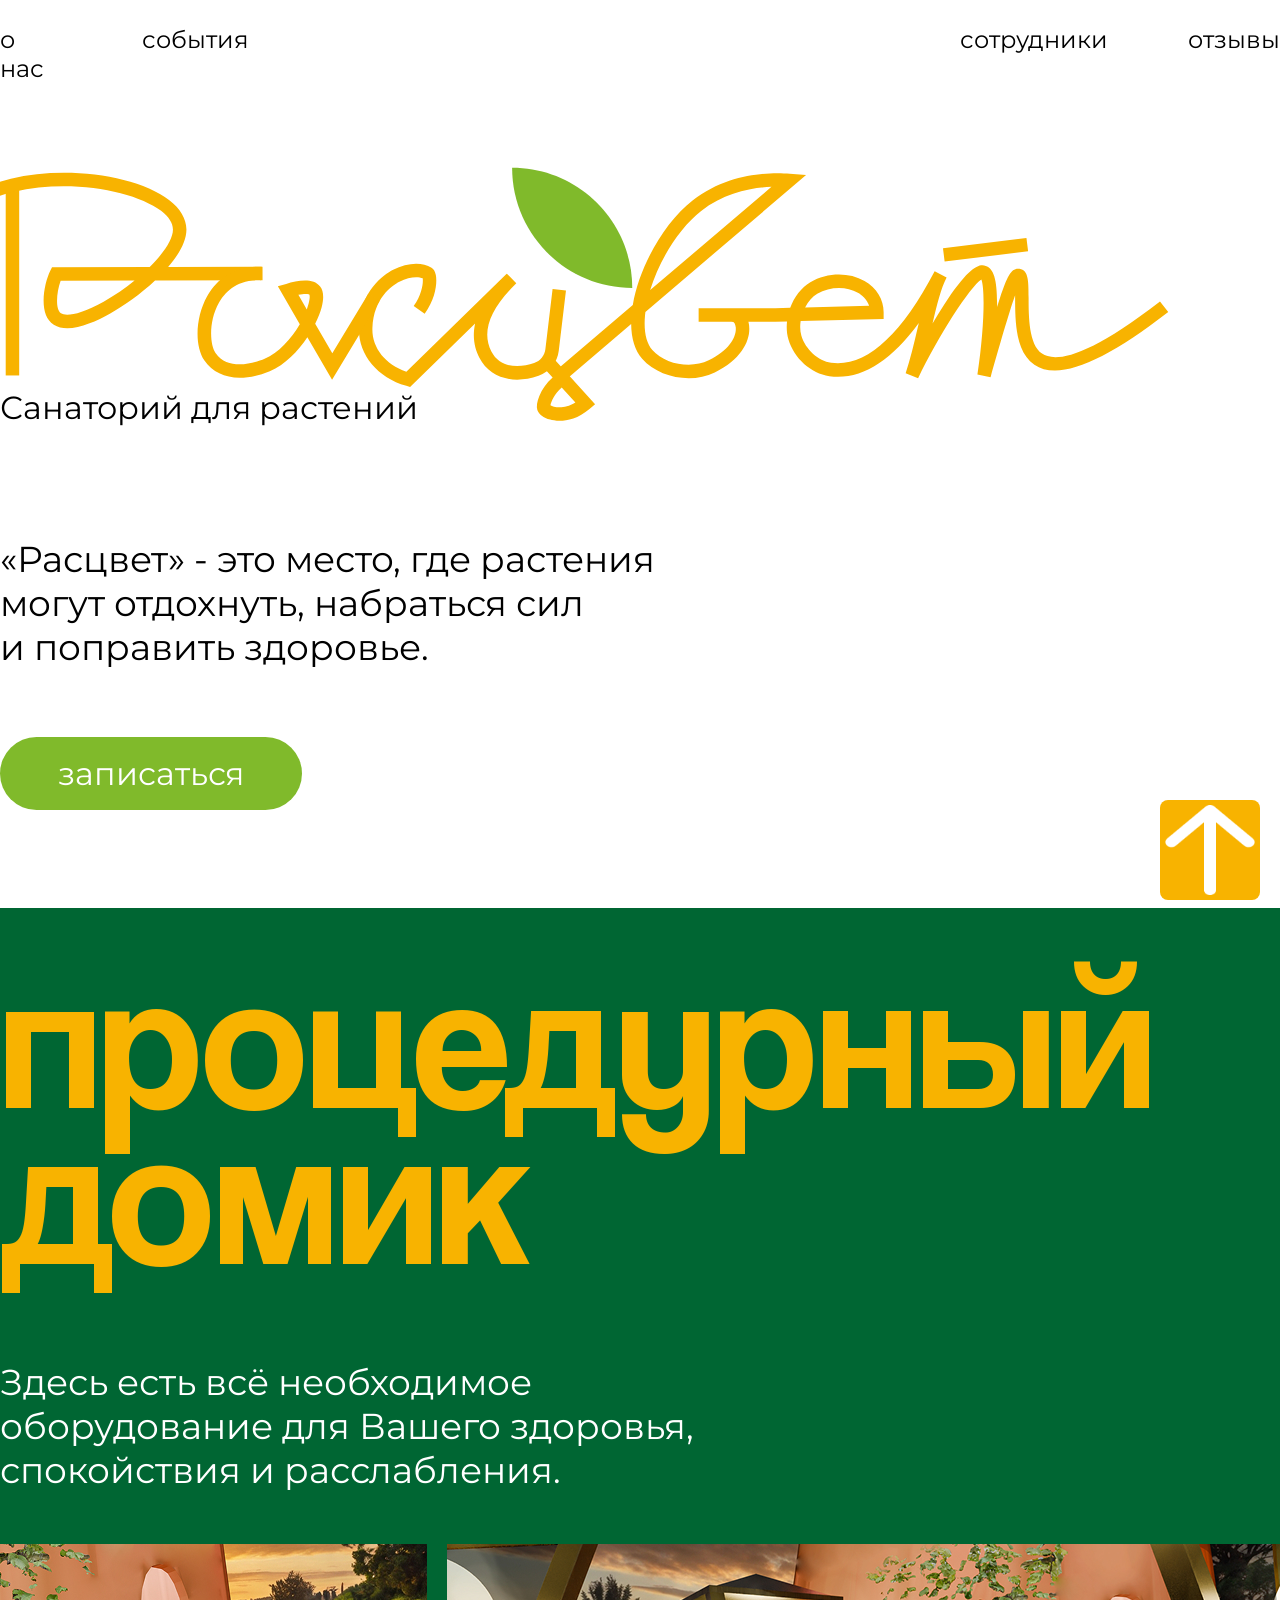
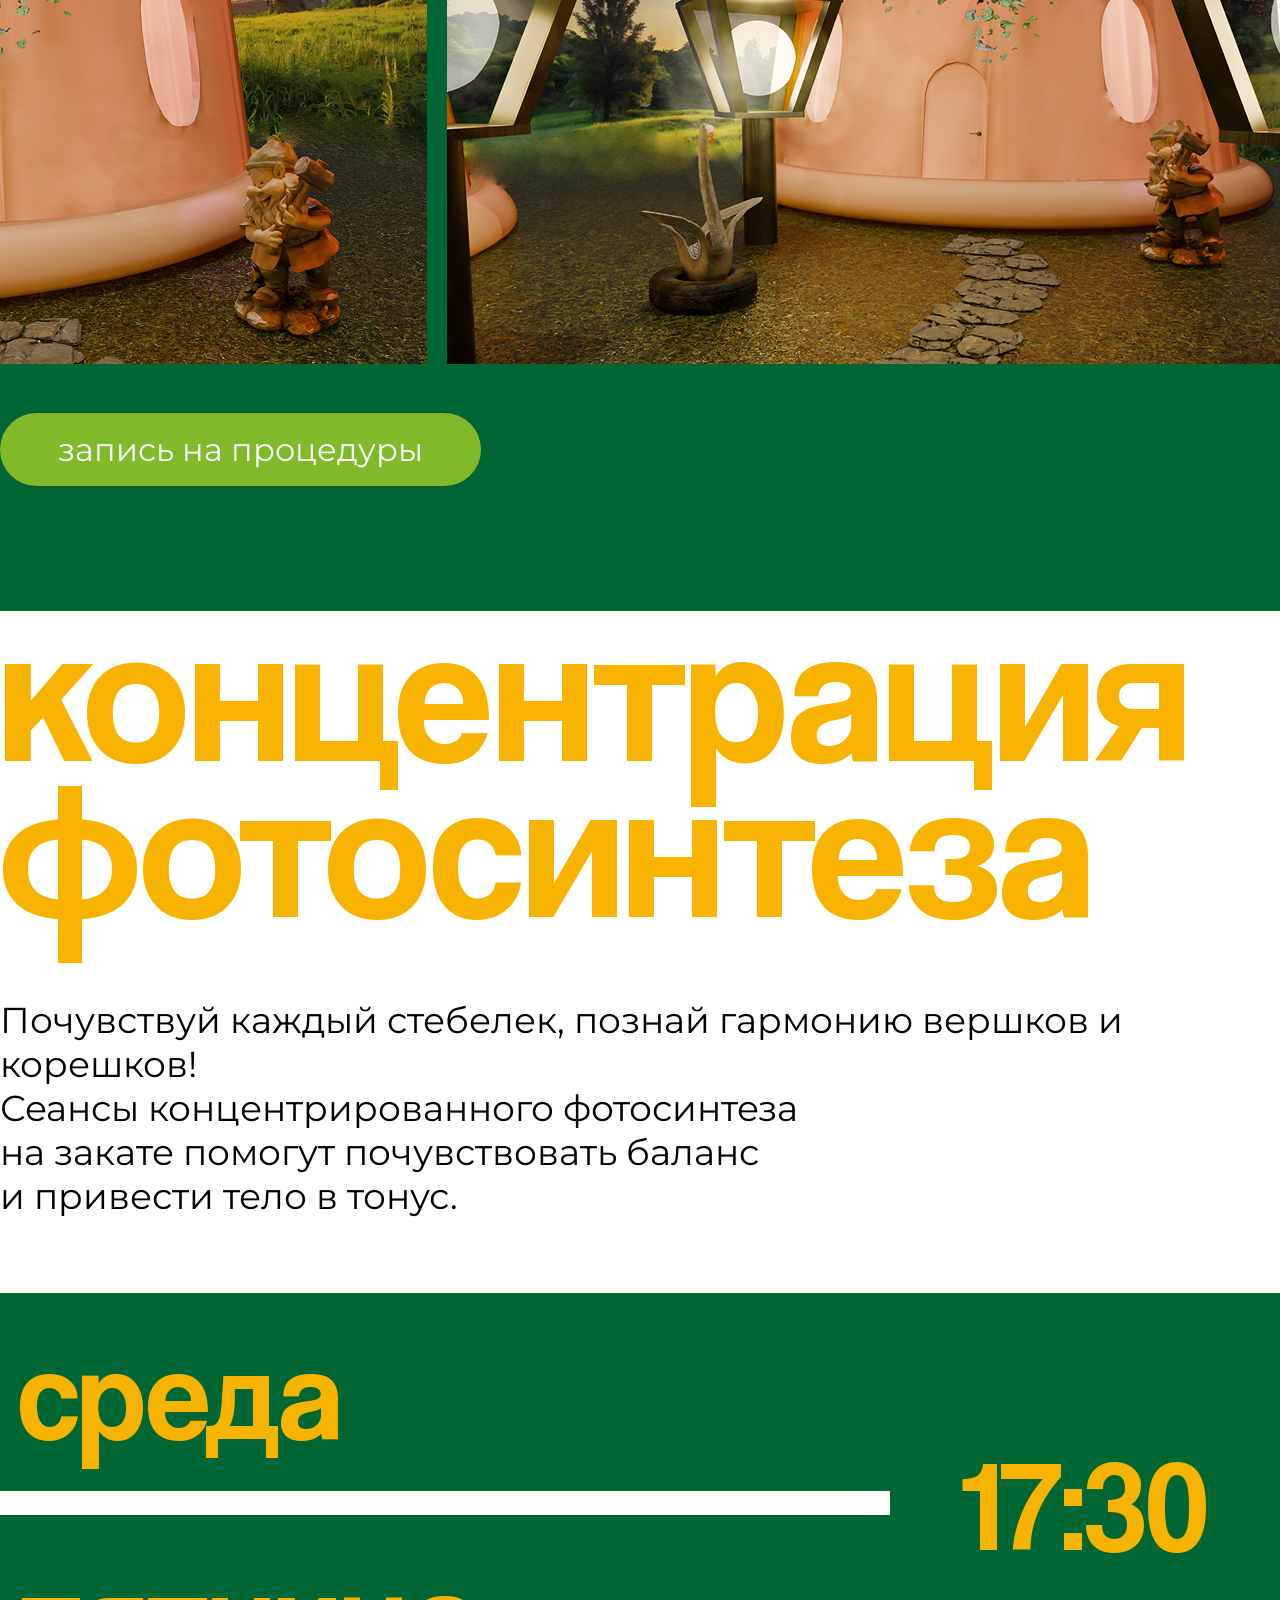
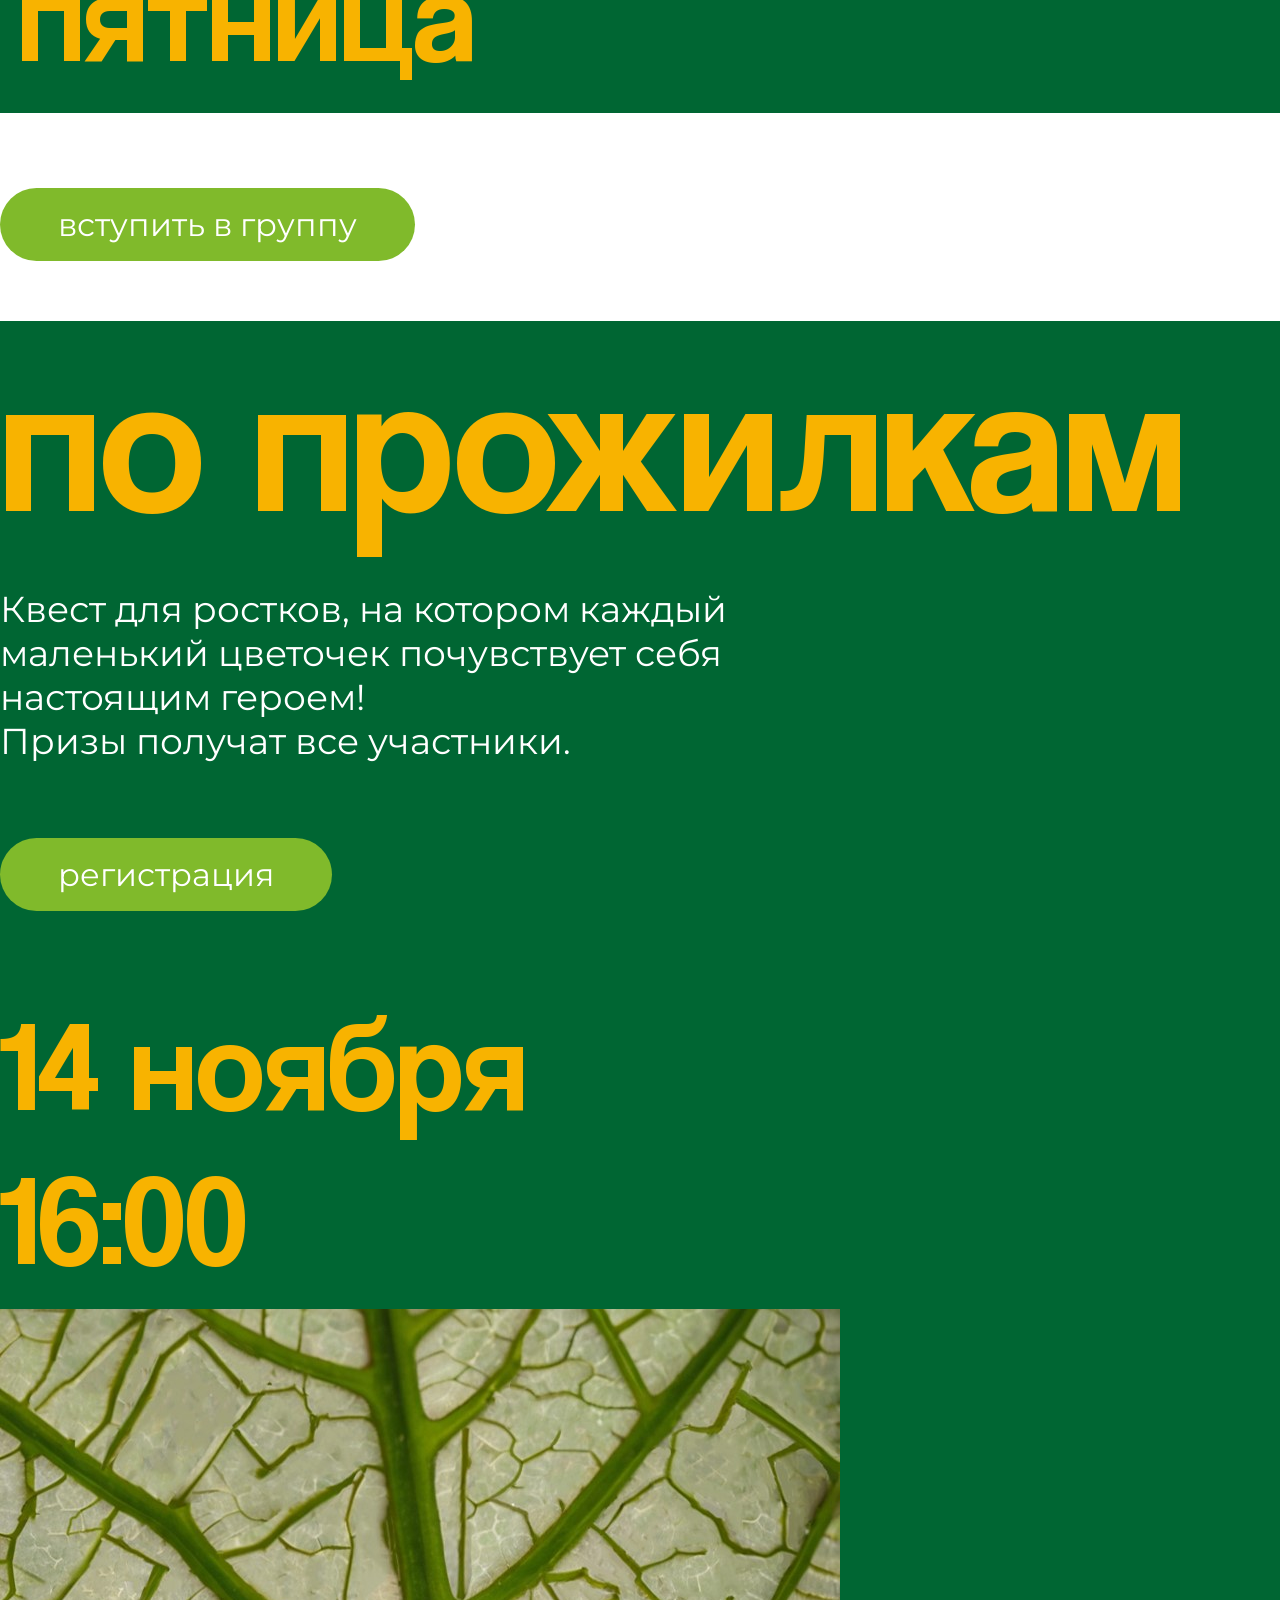
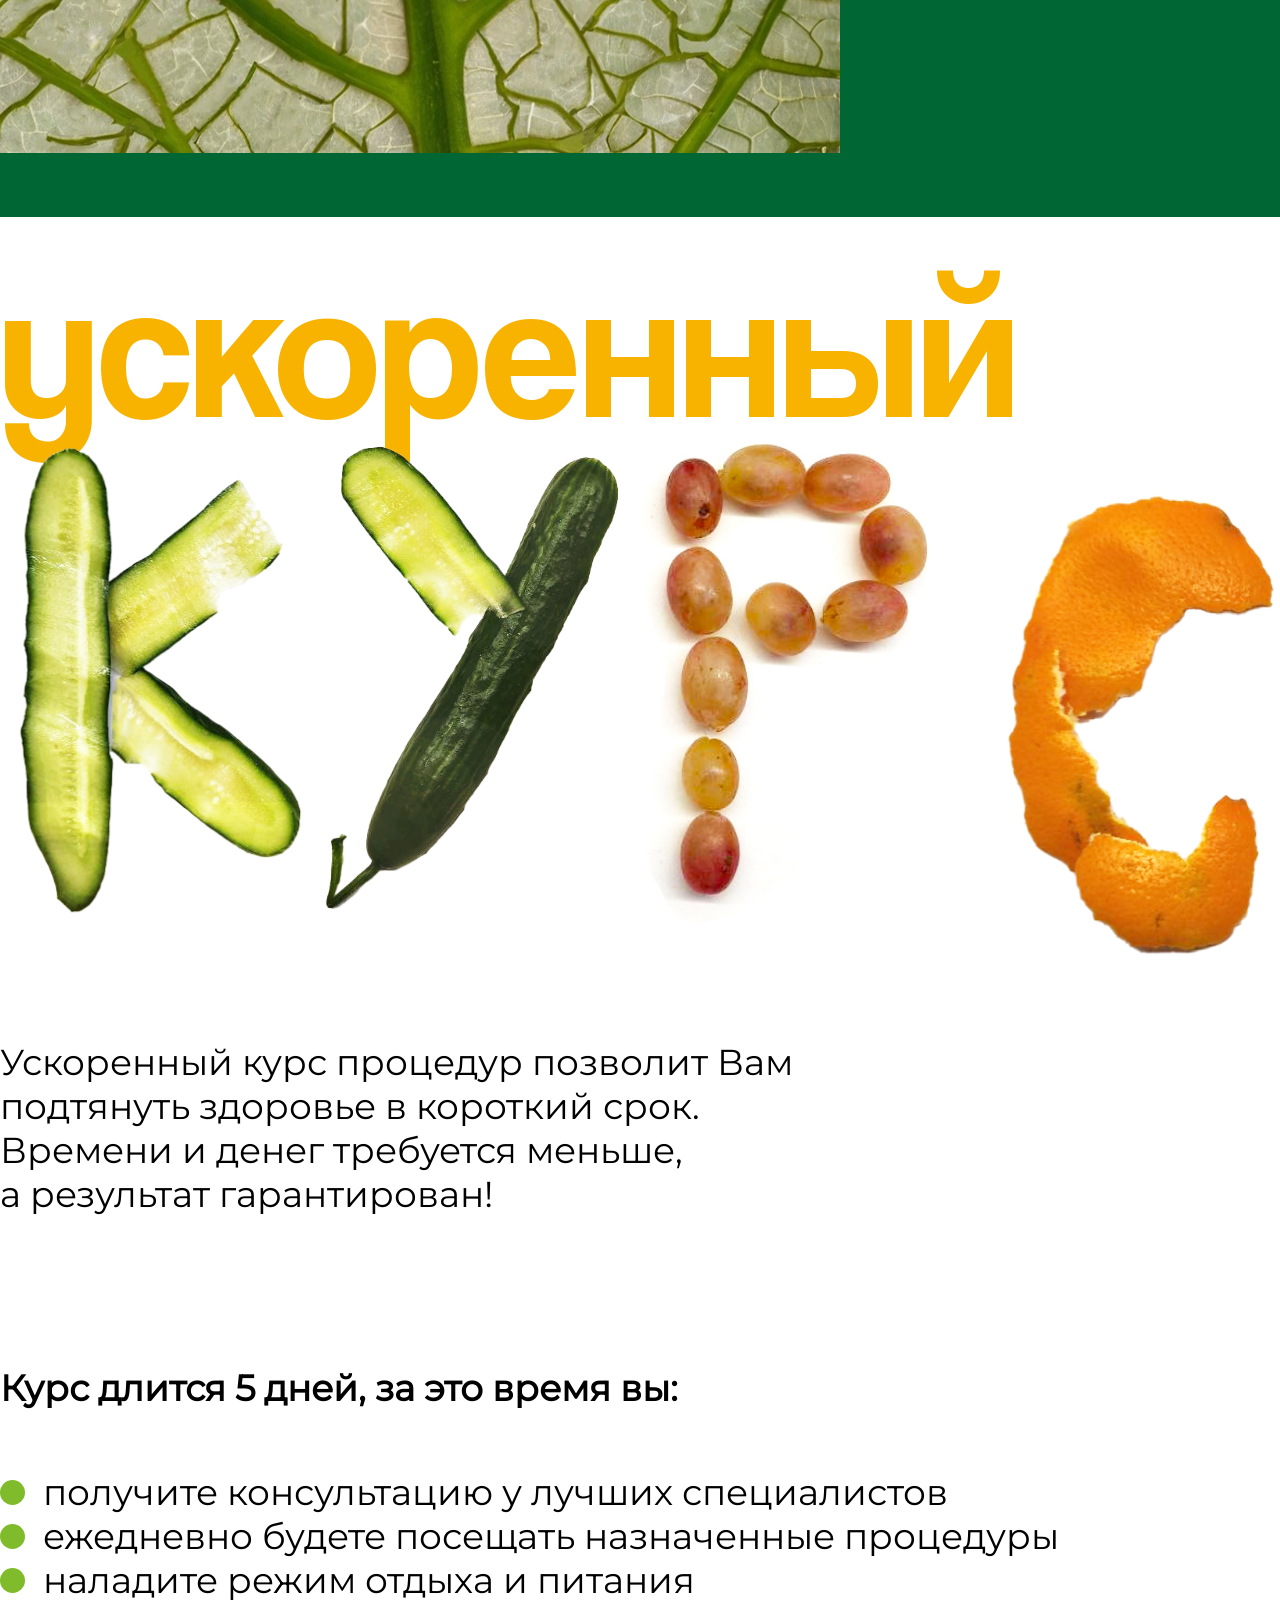
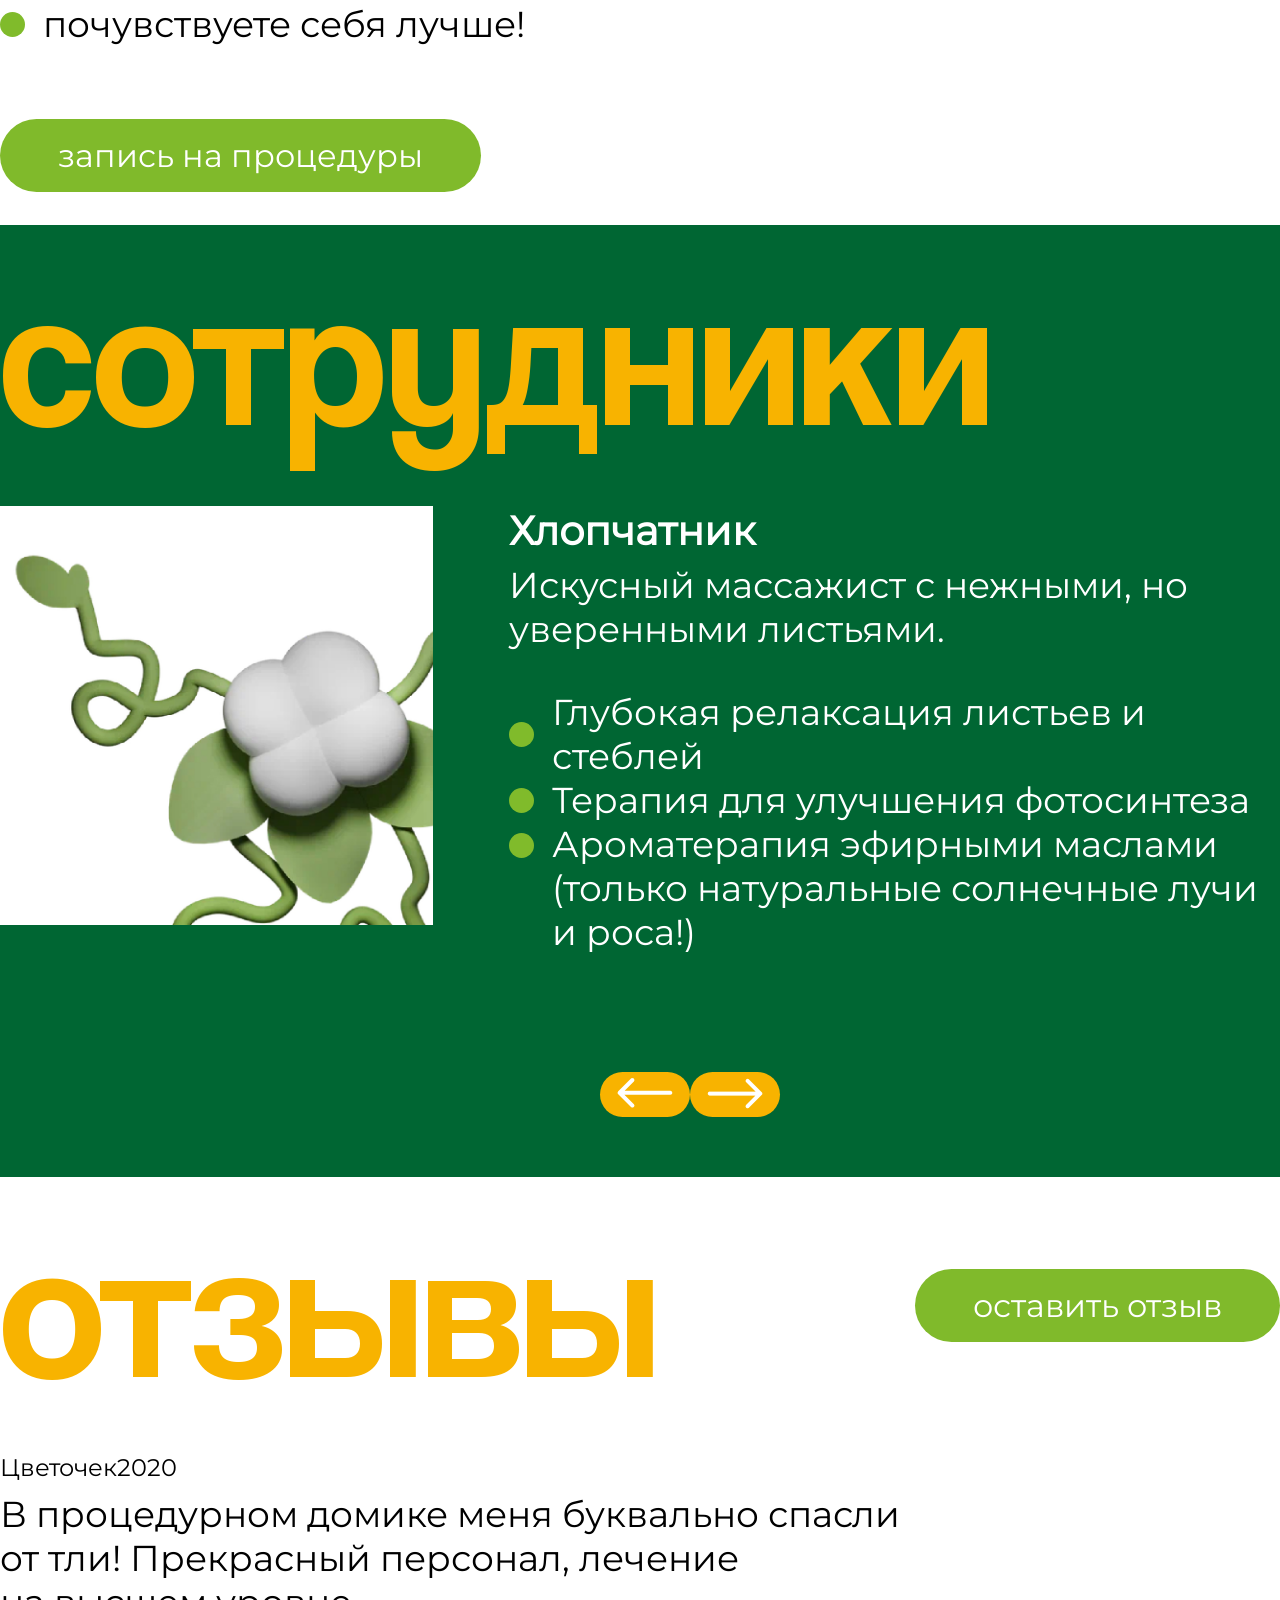
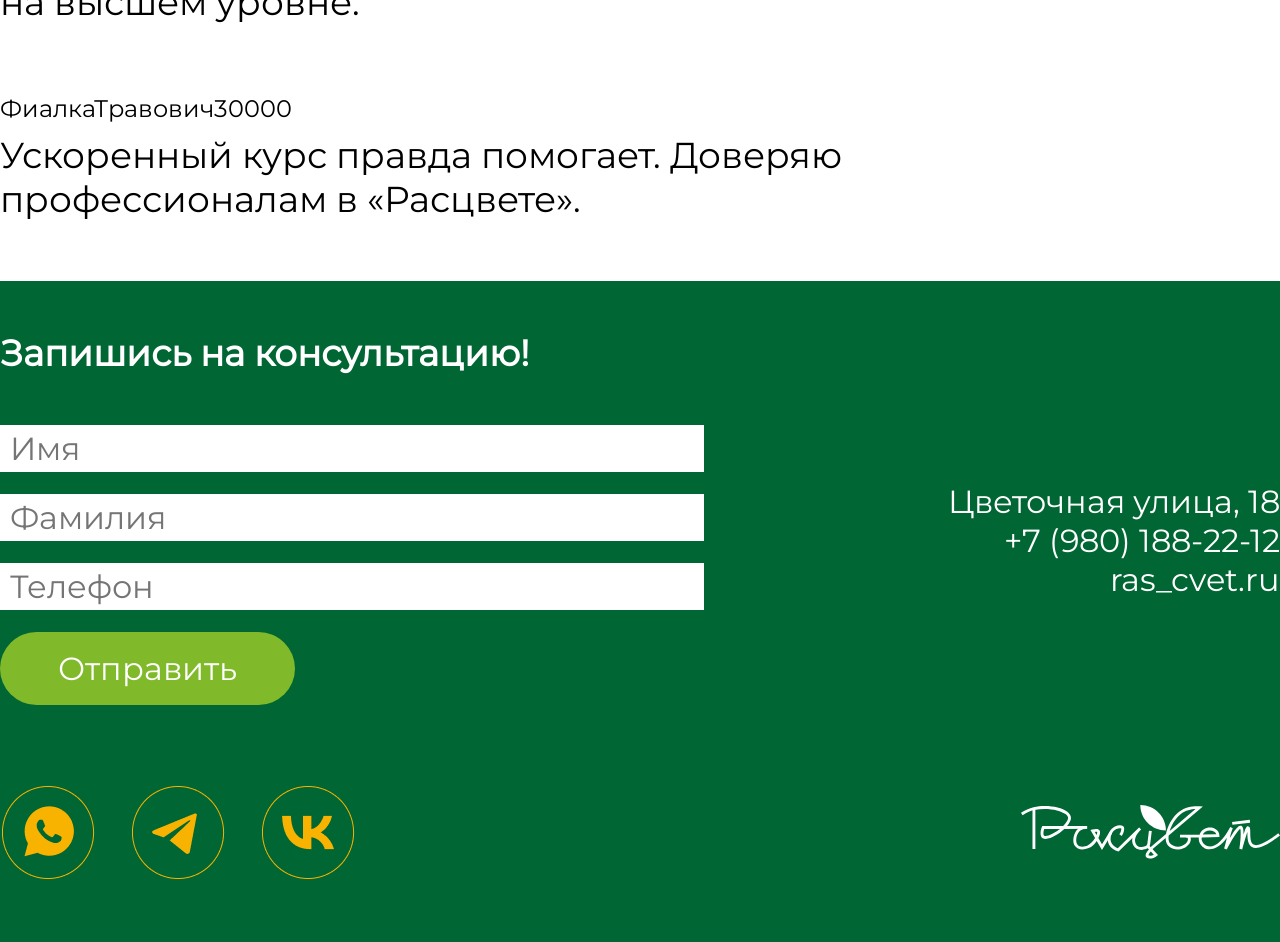
<file: index.html>
<!DOCTYPE html>
<html lang="en">
<head>
    <meta charset="UTF-8">
    <meta name="viewport" content="width=device-width, initial-scale=1.0">
    <title>rascvet</title>
    <link rel="stylesheet" href="slick.css">
    <link rel="stylesheet" href="slick-theme.css">
    <link rel="stylesheet" href="styles.css">
    <script src="jquery-3.7.1.js"></script>
    <script src="slick.min.js"></script>
    <script>
        $(document).ready(function(){
            $('.workers-items').slick({
                infinite: true,
                slidesToShow: 1,
                slidesToScroll: 1,
                arrows: true,
                dots: false,
                prevArrow: $('.prev'),
                nextArrow: $('.next'),
            });
        });
    </script>
    <link rel="icon" type="image/png" sizes="16x16" href="pics/logo_list.png">
</head>
<body id="top">

<a href="#top" class="btn-up"></a>
    
<div class="menu container">
            <div class="menu-items">
                <div class="menu-item"><a href='#home'>о нас</a></div>
                <div class="menu-item"><a href='#sob'>события</a></div>
            </div>
            <div class="menu-items">
                <div class="menu-item"><a href='#workers'>сотрудники</a></div>
                <div class="menu-item"><a href='#review'>отзывы</a></div>
            </div>
</div>
    
<div class="main container">
    <div class="presentation-img"><img src="pics/logo-04.svg"></div>
    <div class="presentation-title">Санаторий для растений</div>
    <div class="presentation-text">«Расцвет» - это место, где растения <br> могут отдохнуть, набраться сил <br> и поправить здоровье.</div>
    <div class="presentation-button">
        <a href="#feedback">записаться</a>
    </div>
</div>

    <div class="home" id="home">
        <div class="container">
            <div class="title">процедурный домик</div>
            <div class="home-desc">Здесь есть всё необходимое <br> оборудование для Вашего здоровья, <br>
            спокойствия и расслабления.</div>
            <div class="home-pics">
                <div class="pic1"><img src='pics/out3 1.jpg'></div>
                <div class="pic2"><img src='pics/out4 2.jpg'></div>
            </div>
            <div class="home-button">
                <a href='#feedback'>запись на процедуры</a>
            </div>
        </div>
    </div>

    <div class="foto container" id="sob">
        <div class="title">концентрация <br>
            фотосинтеза</div>
        <div class="foto-desc">Почувствуй каждый стебелек, познай гармонию вершков и корешков!<br>
            Сеансы концентрированного фотосинтеза<br> на закате помогут почувствовать баланс <br>
            и привести тело в тонус.</div>
        <div class="foto-time">
            <div class="foto-time-days">
                <div class="day1">среда</div>
                <div class="day">пятница</div>
            </div>
            <div class="foto-time-time">17:30</div>
        </div>
        <div class="foto-button">
            <a href='#feedback'>вступить в группу</a>
        </div>

    </div>

    <div class="prozilki">
        <div class="container">
            <div class="title">по прожилкам</div>
            <div class="prozilki-desc">Квест для ростков, на котором каждый <br>
                маленький цветочек почувствует себя <br>
                настоящим героем! <br>
                Призы получат все участники.</div>
                <div class="prozilki-button">  
                <a href='#feedback'>регистрация</a>
                </div>
                <div class="prozilki-date">14 ноября</div>
                <div class="prozilki-date time">16:00</div>
                <div class="prozilki-foto"><img src="pics/sec1ond.jpg"></div>

        </div>
    </div>

    <div class="curs container">
        <div class="title">ускоренный</div>
        <div class="curs-header">
            <div class="curs-pic"><img src="pics/c.png" width="310px" height="485px"></div>
            <div class="curs-pic"><img src="pics/u.png" width="322px" height="475px"></div>
            <div class="curs-pic"><img src="pics/r.png" width="309px" height="487px"></div>
            <div class="curs-pic"><img src="pics/s.png" width="455px" height="584px"></div>
        </div>
        <div class="curs-desc">Ускоренный курс процедур позволит Вам <br> подтянуть здоровье в короткий срок.<br> Времени и денег требуется меньше, <br> 
            а результат гарантирован!</div>
        <div class="curs-list-head">Курс длится 5 дней, за это время вы:</div>
        <div class="curs-list">
            <div class="curs-list-item">получите консультацию у лучших специалистов</div>
            <div class="curs-list-item">ежедневно будете посещать назначенные процедуры</div>
            <div class="curs-list-item">наладите режим отдыха и питания</div>
            <div class="curs-list-item">почувствуете себя лучше!</div>
        </div>
        <div class="curs-button">
            <a href='#feedback'>запись на процедуры</a>
        </div>
    </div>

    <div class="workers" id="workers">
        <div class="container">
            <div class="title">сотрудники</div>
            <div class="workers-items">
                <div class="workers-item">
                    <div class="worker-pic"><img src="pics/xlopok.jpg" height="419px"></div>
                    <div class="worker-descs">
                        <div class="worker-name">Хлопчатник</div>
                        <div class="worker-desc">Искусный массажист с нежными, 
                            но уверенными листьями. </div>
                        <div class="worker-desc-list">
                            <div class="worker-desc-list-item">Глубокая релаксация листьев и стеблей</div>
                            <div class="worker-desc-list-item">Терапия для улучшения фотосинтеза</div>
                            <div class="worker-desc-list-item1">Ароматерапия эфирными маслами 
                                (только натуральные солнечные 
                                лучи и роса!) </div>
                        </div>
                    </div>       
                </div>
                <div class="workers-item">
                    <div class="worker-pic"><img src="pics/shlumbergera.jpg" height="419px"></div>
                    <div class="worker-descs">
                        <div class="worker-name">Шлюмбергера</div>
                        <div class="worker-desc">Сотрудник месяца. Умелый врач, <br>
                            практикующий своё дело более 10 лет. </div>
                        <div class="worker-desc-list">
                            <div class="worker-desc-list-item">Общий осмотр при заселении</div>
                            <div class="worker-desc-list-item">Назначение эффективного лечения</div>
                            <div class="worker-desc-list-item1">Профессиональная поддержка <br>и рекомендации на протяжении <br> всего пребывания в санатории </div>
                        </div>
                    </div>    
                    
                </div>

                <div class="workers-item">
                    <div class="worker-pic"><img src="pics/zamiokulkas.jpg" height="419px"></div>
                    <div class="worker-descs">
                        <div class="worker-name">Замиокулькас</div>
                        <div class="worker-desc">Лучший фармацевт нашей области. <br> Получил премию Фармацевтики в 2023 году </div>
                        <div class="worker-desc-list">
                            <div class="worker-desc-list-item">Индивидуальный подбор ингридиентов </div>
                            <div class="worker-desc-list-item">Учитывает Ваши вкусовые предпочтения</div>
                            <div class="worker-desc-list-item1">Бесплатные консультации на протяжении <br>всего лечения</div>
                        </div>
                    </div>    
                    
                </div>
            </div>
            <div class="workers-buttons">
                <div class="worker-button prev"><button><img src="pics/Arrow3.png"></button></div>
                 <div class="worker-button next"><button><img src="pics/Arrow2.png"></button></div>
            </div>
            </div>
        </div>
    </div>

    <div class="feedback container" id="review">
        <div class="feedback-head">
            <div class="title">отзывы</div>
            <div class="feedback-button"><button class="review">оставить отзыв</button></div>
        </div>
        <div class="feedback-items">
            <div class="feedback-item">
                <div class="feedback-name">Цветочек2020</div>
                <div class="feedback-text">В процедурном домике меня буквально спасли <br> от тли! Прекрасный персонал, лечение<br> на высшем уровне.</div>
            </div>
            <div class="feedback-item">
                <div class="feedback-name">ФиалкаТравович30000</div>
                <div class="feedback-text">Ускоренный курс правда помогает. Доверяю <br> профессионалам в «Расцвете».</div>
            </div>
        </div>
    </div>

    <div class="footer" id="feedback">
        <div class="container">
            <div class="footer-head">Запишись на консультацию!</div>
            <div class="footer-main">
                <div class="footer-feedback">
                    <form>
                        <div class="form-fields">
                            <input type="text" placeholder="Имя" required>
                            <input type="text" placeholder="Фамилия" required>
                            <input type="text" placeholder="Телефон" required>
                        </div>
                        <div class="footer-feedback-button"><button>Отправить</button></div>
                    </form>
                </div>
                
                <div class="footer-address">
                    <p>Цветочная улица, 18 <br> +7 (980) 188-22-12 <br> ras_cvet.ru</p>
                </div>
            </div>
              <div class="footer-bottom">
                <div class="footer-socials">
                    <div class="social"><a href="https://t.me/pummp_k" target="_blank"><img src="pics/socials 1.png"></a></div>
                    <div class="social"><a href="https://t.me/pummp_k" target="_blank"><img src="pics/socials1 1.png"></a></div>
                    <div class="social"><a href="https://t.me/pummp_k" target="_blank"><img src="pics/socials3 1.png"></a></div>
                </div>
                <div class="footer-logo">
                    <img src="pics/logo.svg">
                </div>
            </div>
            </div>
        </div>
    </div>

     <div class="modal" id="modal-feedback">
        <div class="modal-fader">
            <div class="modal-window">
                <div class="modal-feedback">
                    Спасибо за запись! Данные отправлены. Позвоним Вам <br> в течении часа.
                </div>

                <div class="close-window">&#215;</div>
            </div>
        </div>
    </div>


    <div class="modal" id="modal-review">
        <div class="modal-fader">
            <div class="modal-window">
                <div class="modal-feedback">
                    <form>
                        <div class="form-fields">
                            <input type="text" placeholder="Имя" required>
                            <input type="text" placeholder="Ваш отзыв" required>
                        </div>
                        <div class="modal-feedback-button"><button>Отправить</button>
                    </form>
                </div>

                <div class="close-window">&#215;</div>
            </div>
        </div>
    </div>

<!-- Окно отзыва итог -->
    <div class="modal" id="modal-review-success">
        <div class="modal-fader">
            <div class="modal-window">
                <div class="modal-feedback">
                    Спасибо за отзыв! Данные отправлены.
                </div>

                <div class="close-window">&#215;</div>
            </div>
        </div>
    </div>



    <script>
        $(document).ready(function(){
            $('.presentation-button a, .menu-item a, a.btn-up, .home-button a, .foto-button a, .prozilki-button a, .curs-button a').on("click", function (event) {
                event.preventDefault();
                var id = $(this).attr('href'),
                top = $(id).offset().top;
                $('body,html').animate({scrollTop: top}, 1000);
            });
        });

        $('.footer-feedback-button button').on("click", function (event) {
            event.preventDefault();

            let error = 0;
            $('#feedback input').each(function (index, el) {
                $(el).removeClass('error');
                if ($(el).val() == '') {
                    error = 1;
                    $(el).addClass('error');
                }
            });

            if (error == 0) {
                $('#modal-feedback').addClass('active');
            }
        });

        $('.modal-feedback-button button').on("click", function (event) {
            event.preventDefault();

            let error = 0;
            $('#modal-review input').each(function (index, el) {
                $(el).removeClass('error');
                if ($(el).val() == '') {
                    error = 1;
                    $(el).addClass('error');
                }
            });

            if (error == 0) {
                $('#modal-review-success').addClass('active');
            }
        });

        $('button.review').on("click", function (event) {
            event.preventDefault();
            $('#modal-review').addClass('active');
        });

        $('.close-window').on("click", function (event) {
            event.preventDefault();
            $('.modal').removeClass('active');
        });

            
    </script>
</body>
</html>
</file>
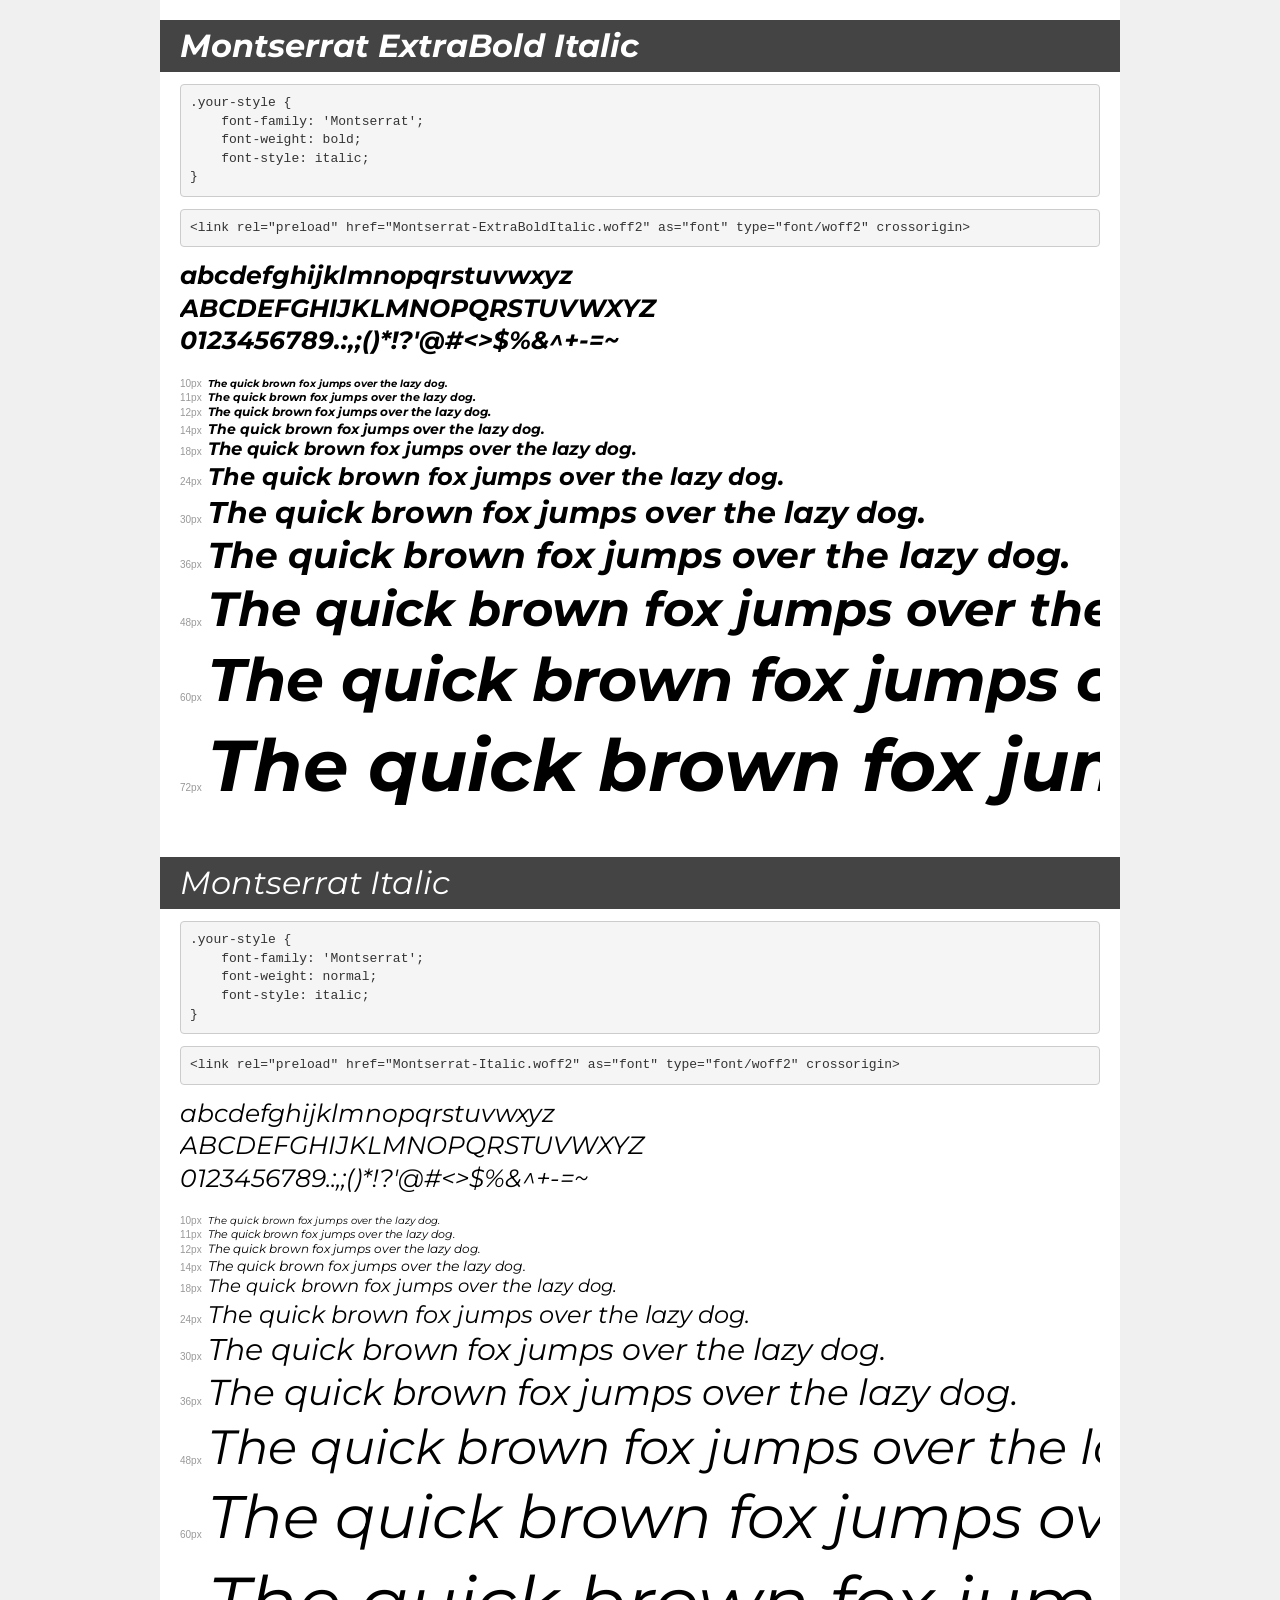
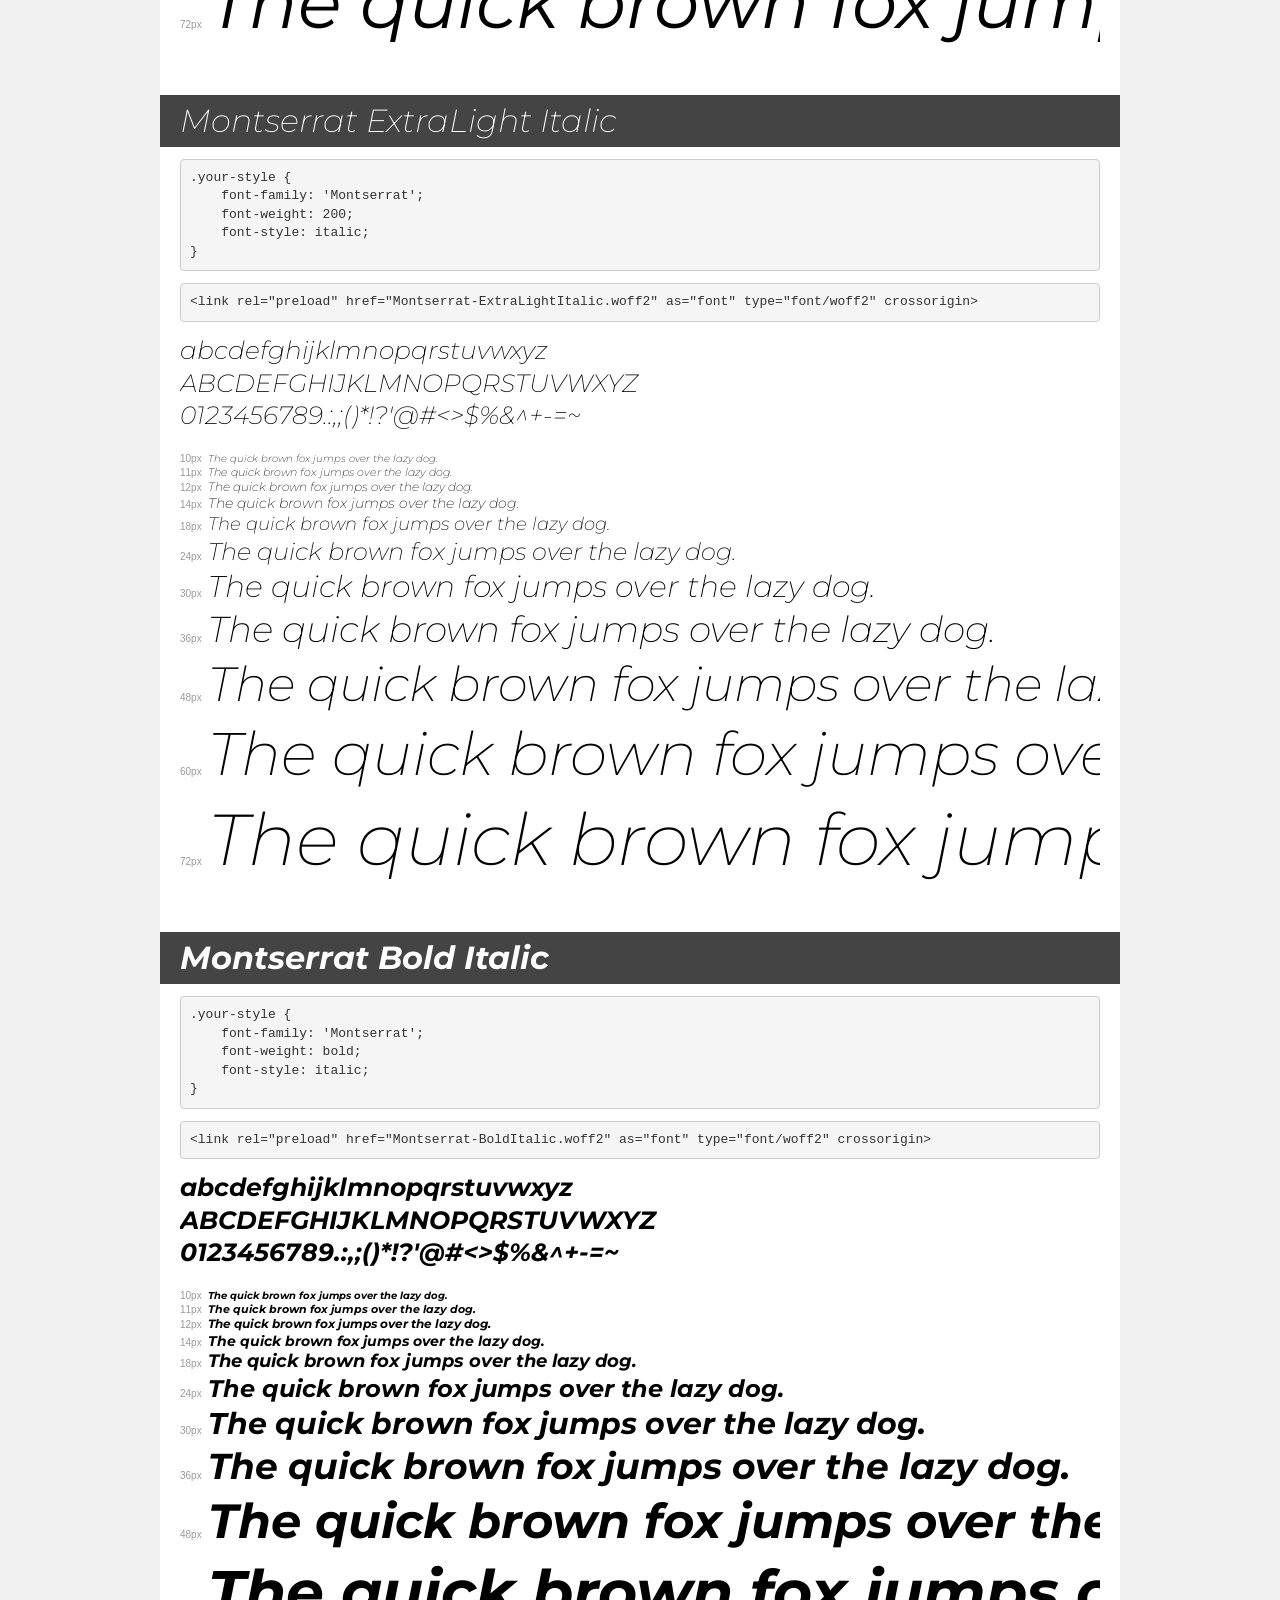
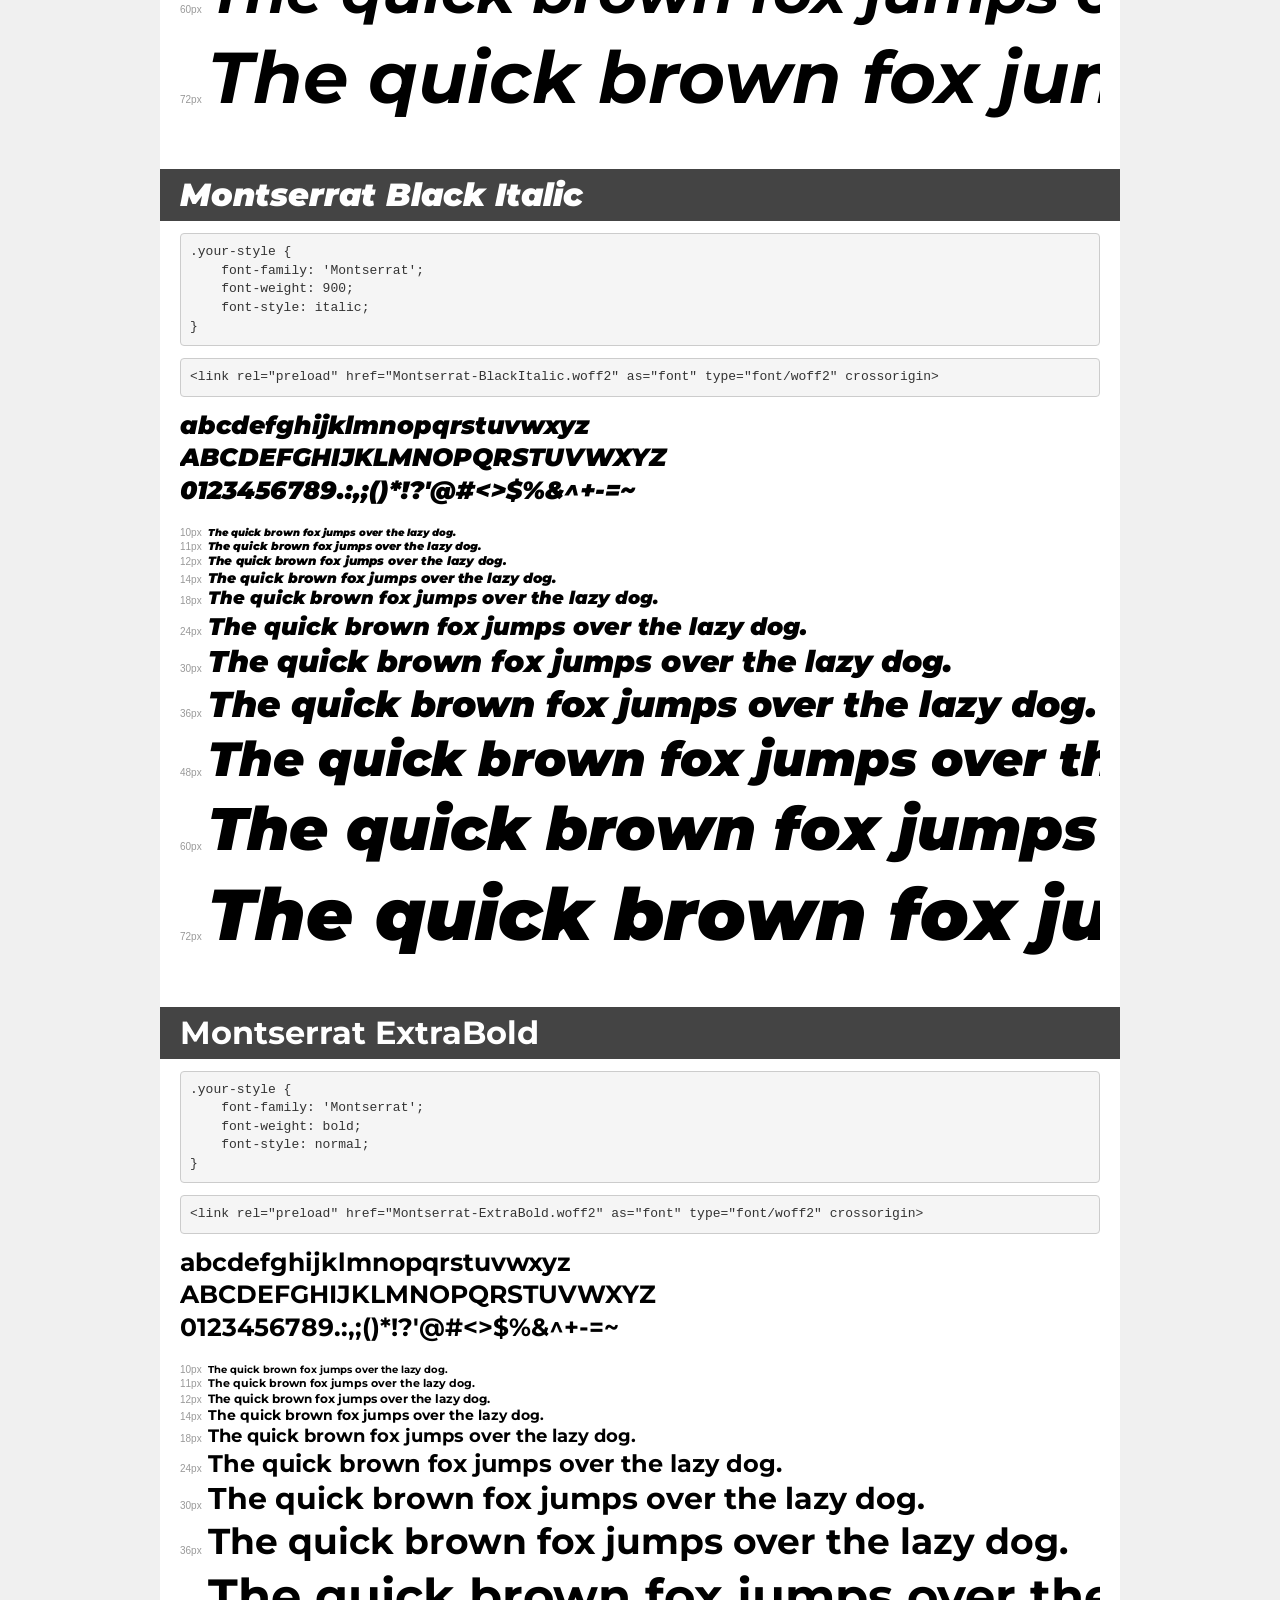
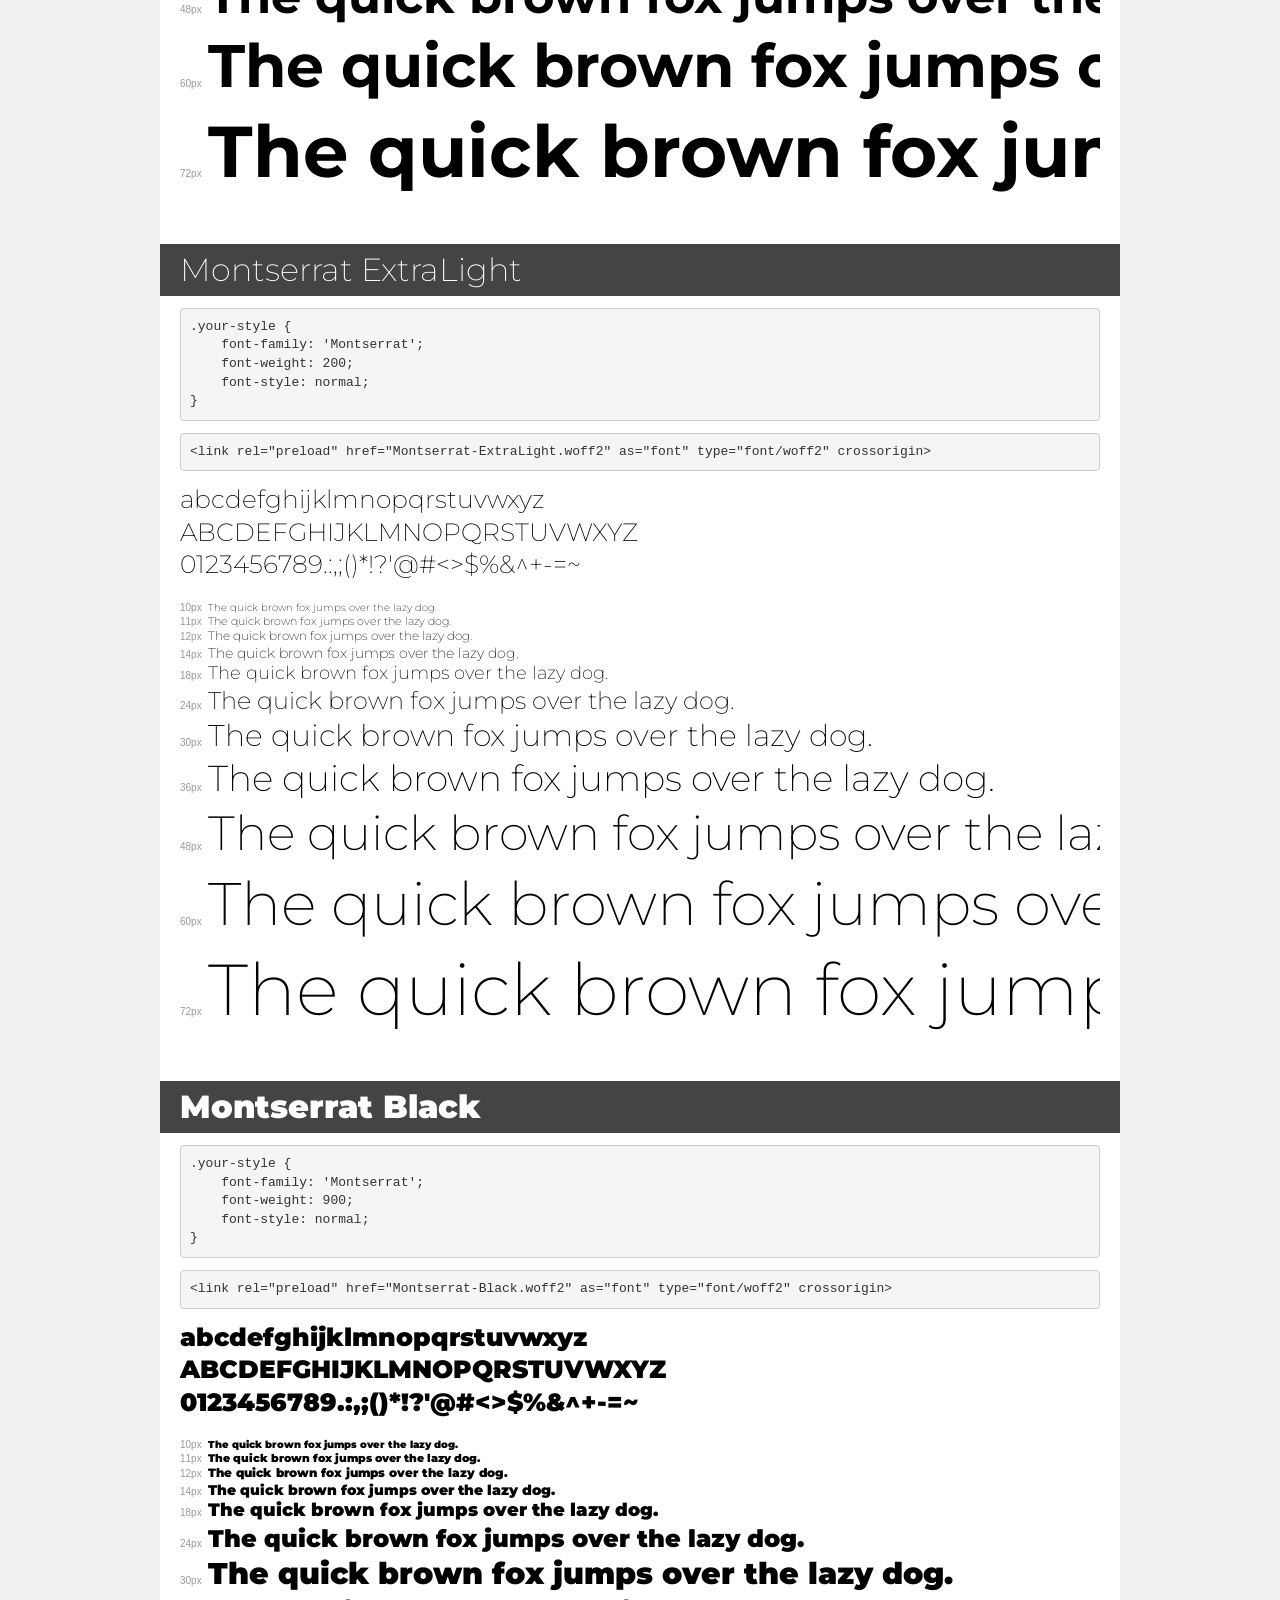
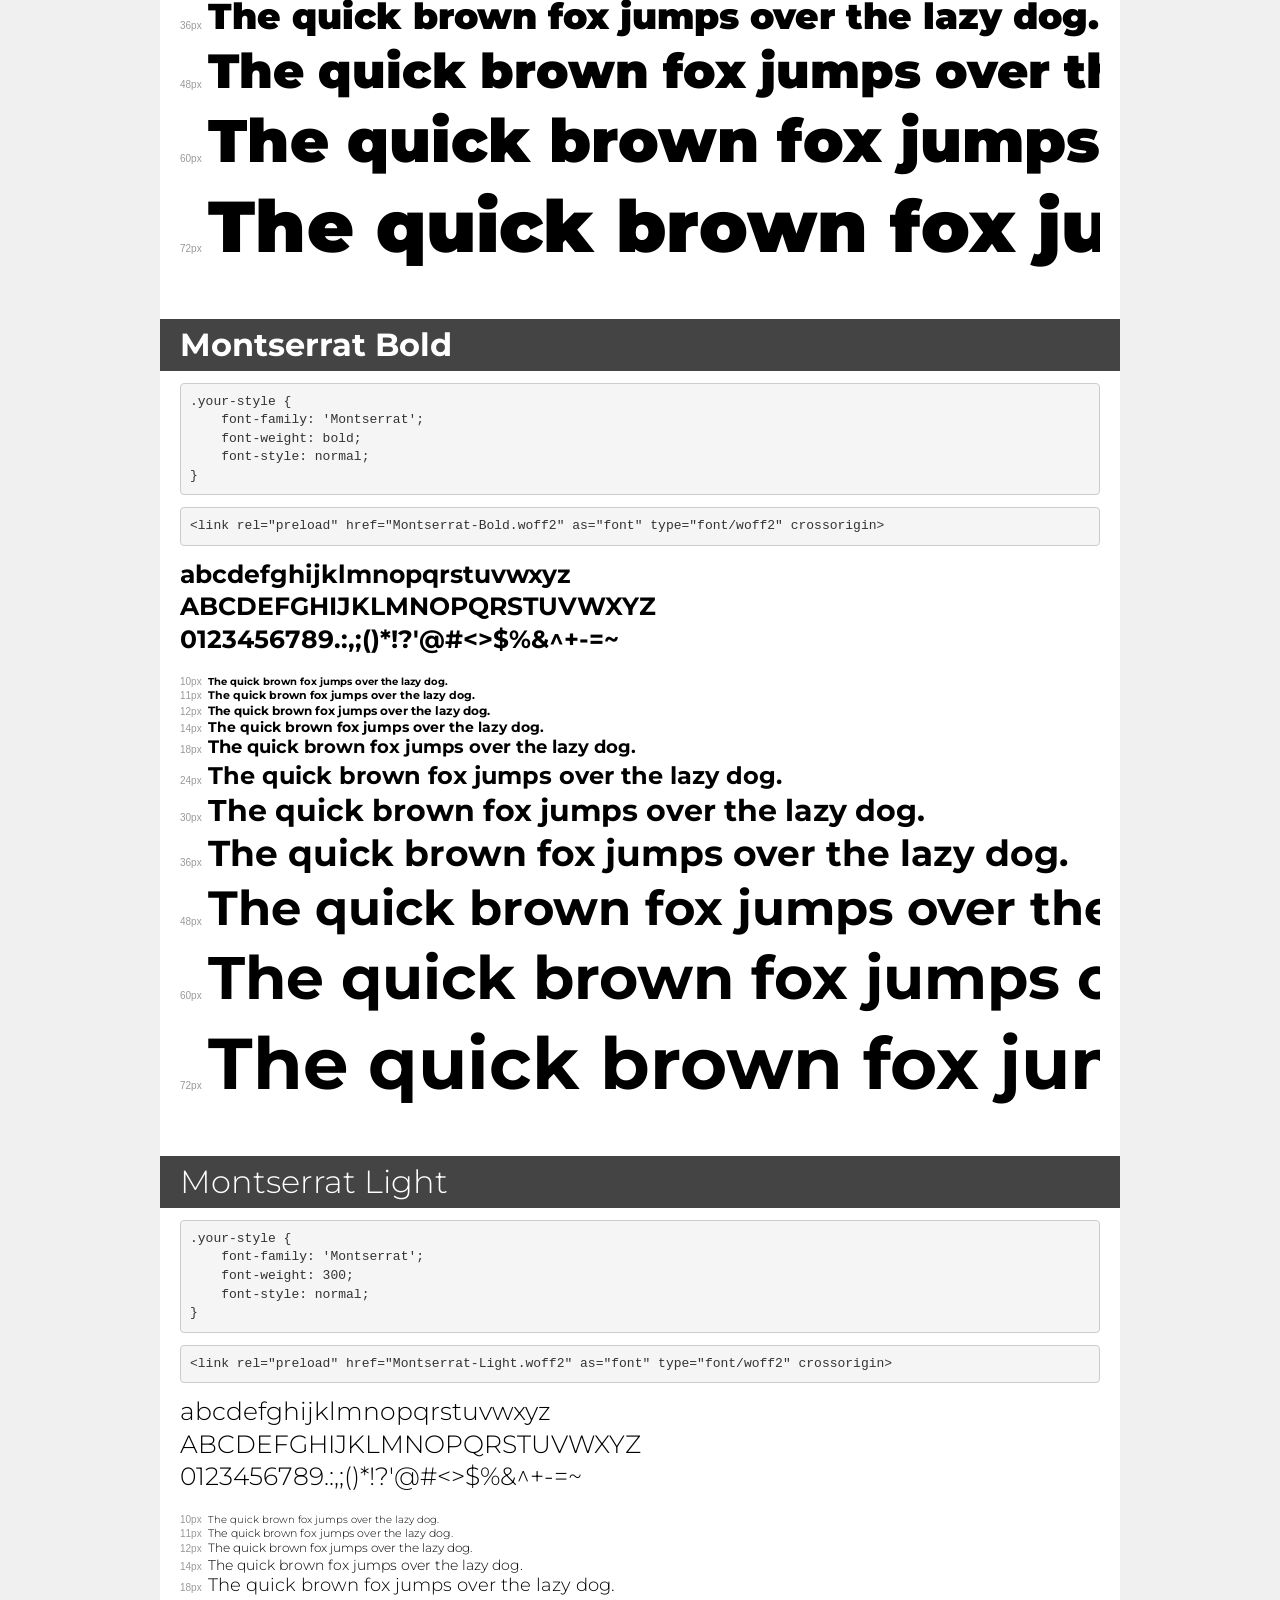
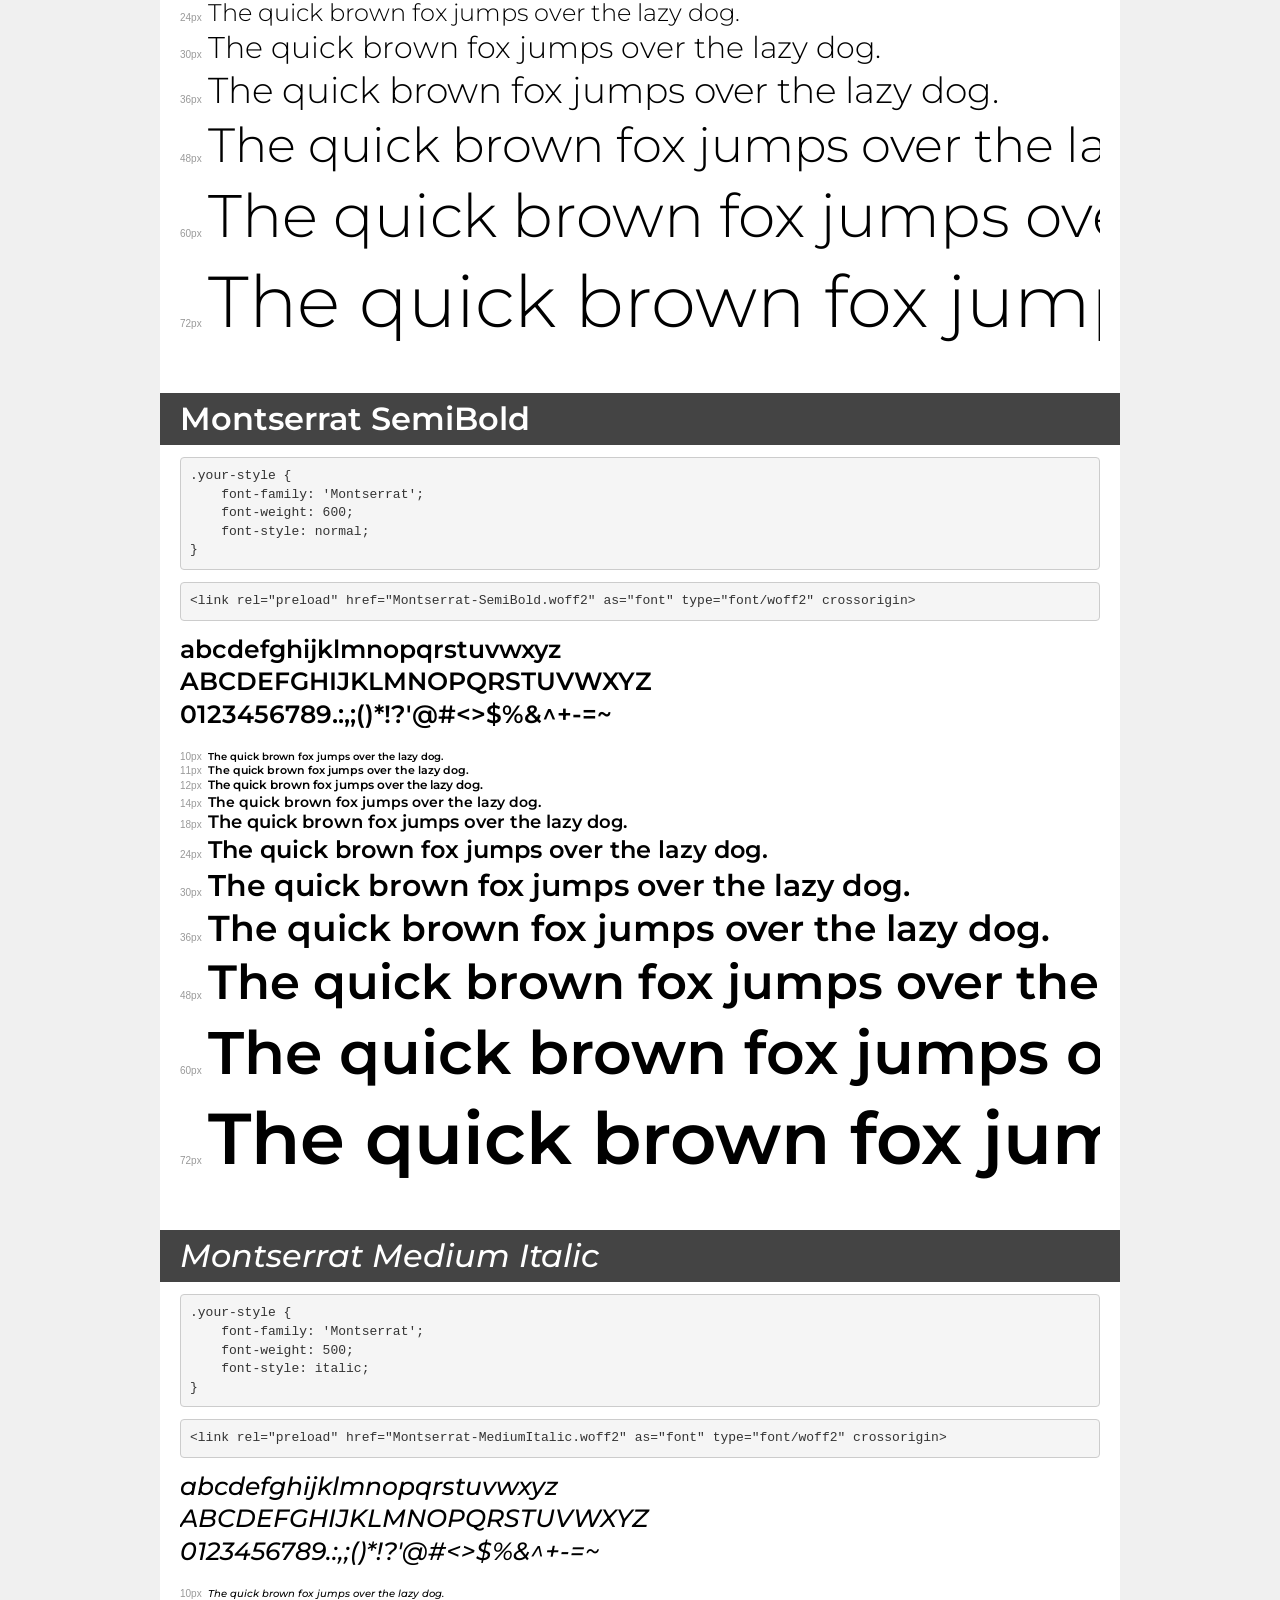
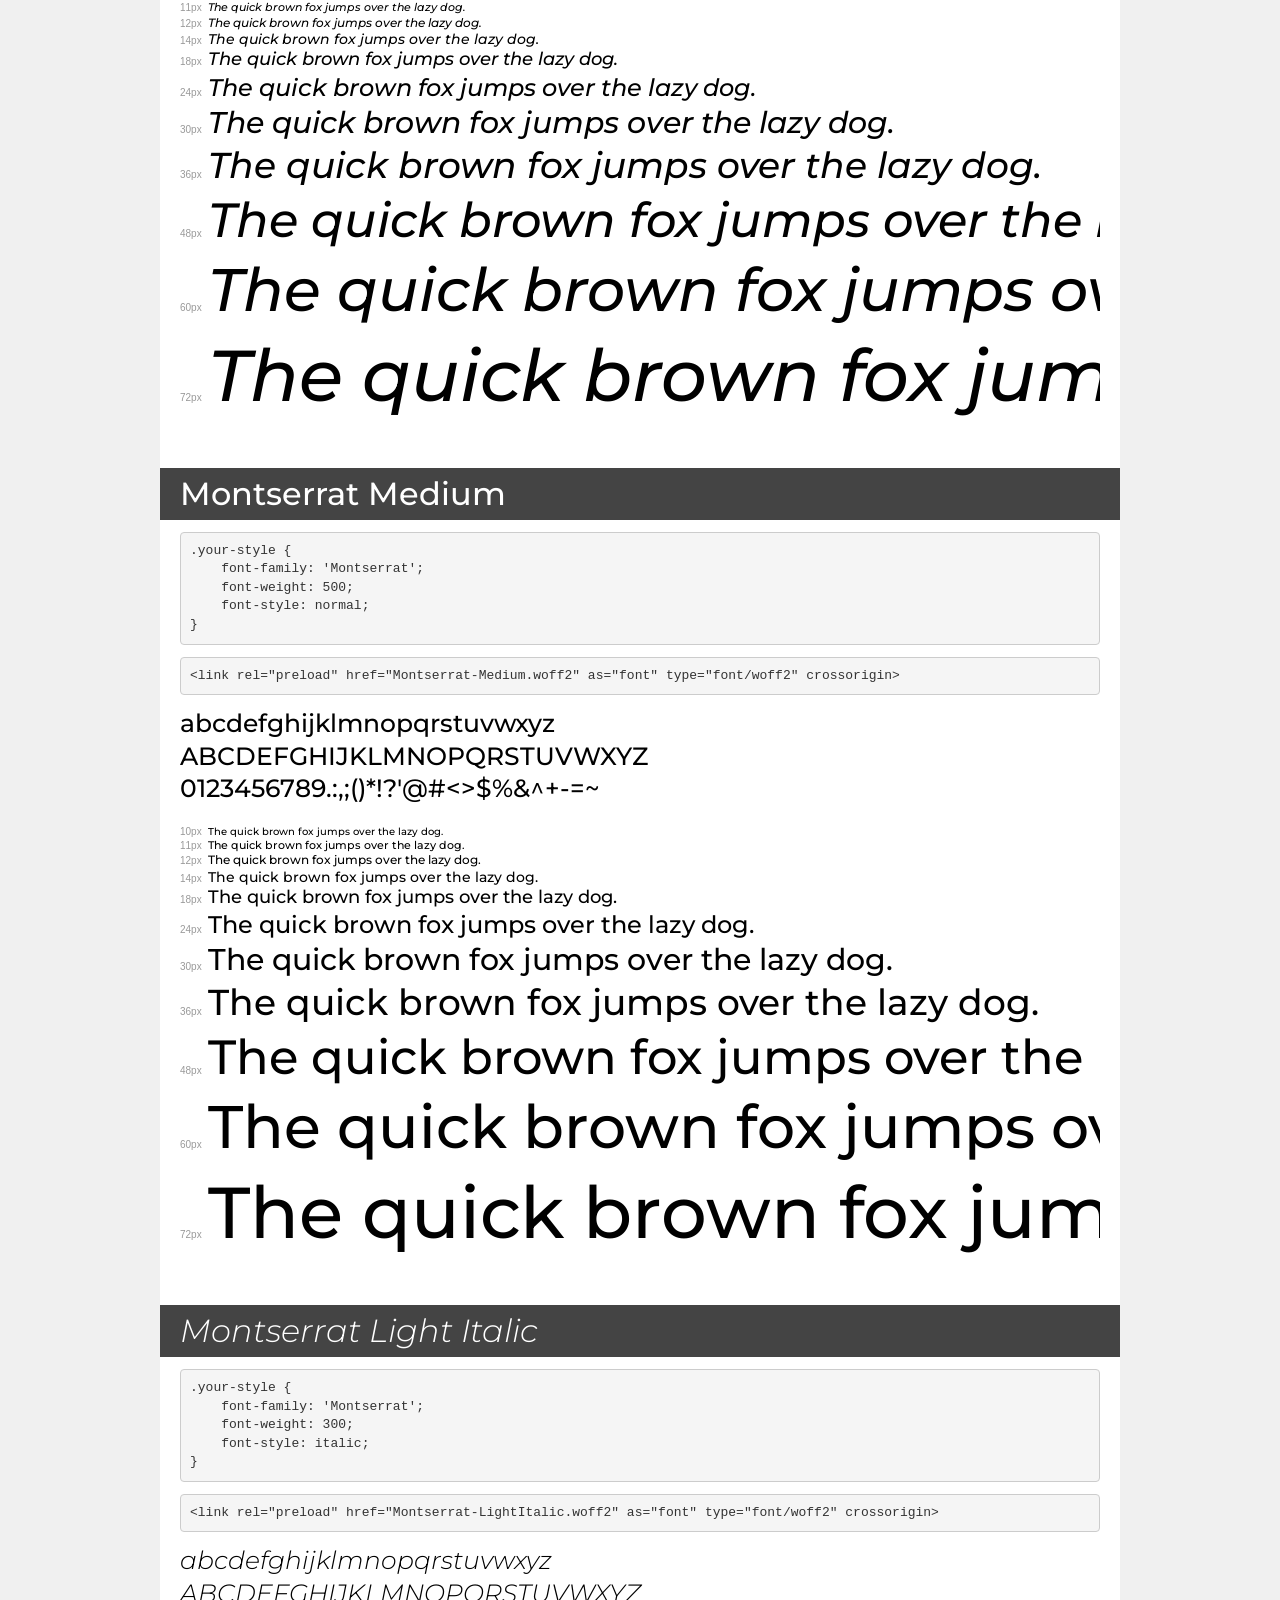
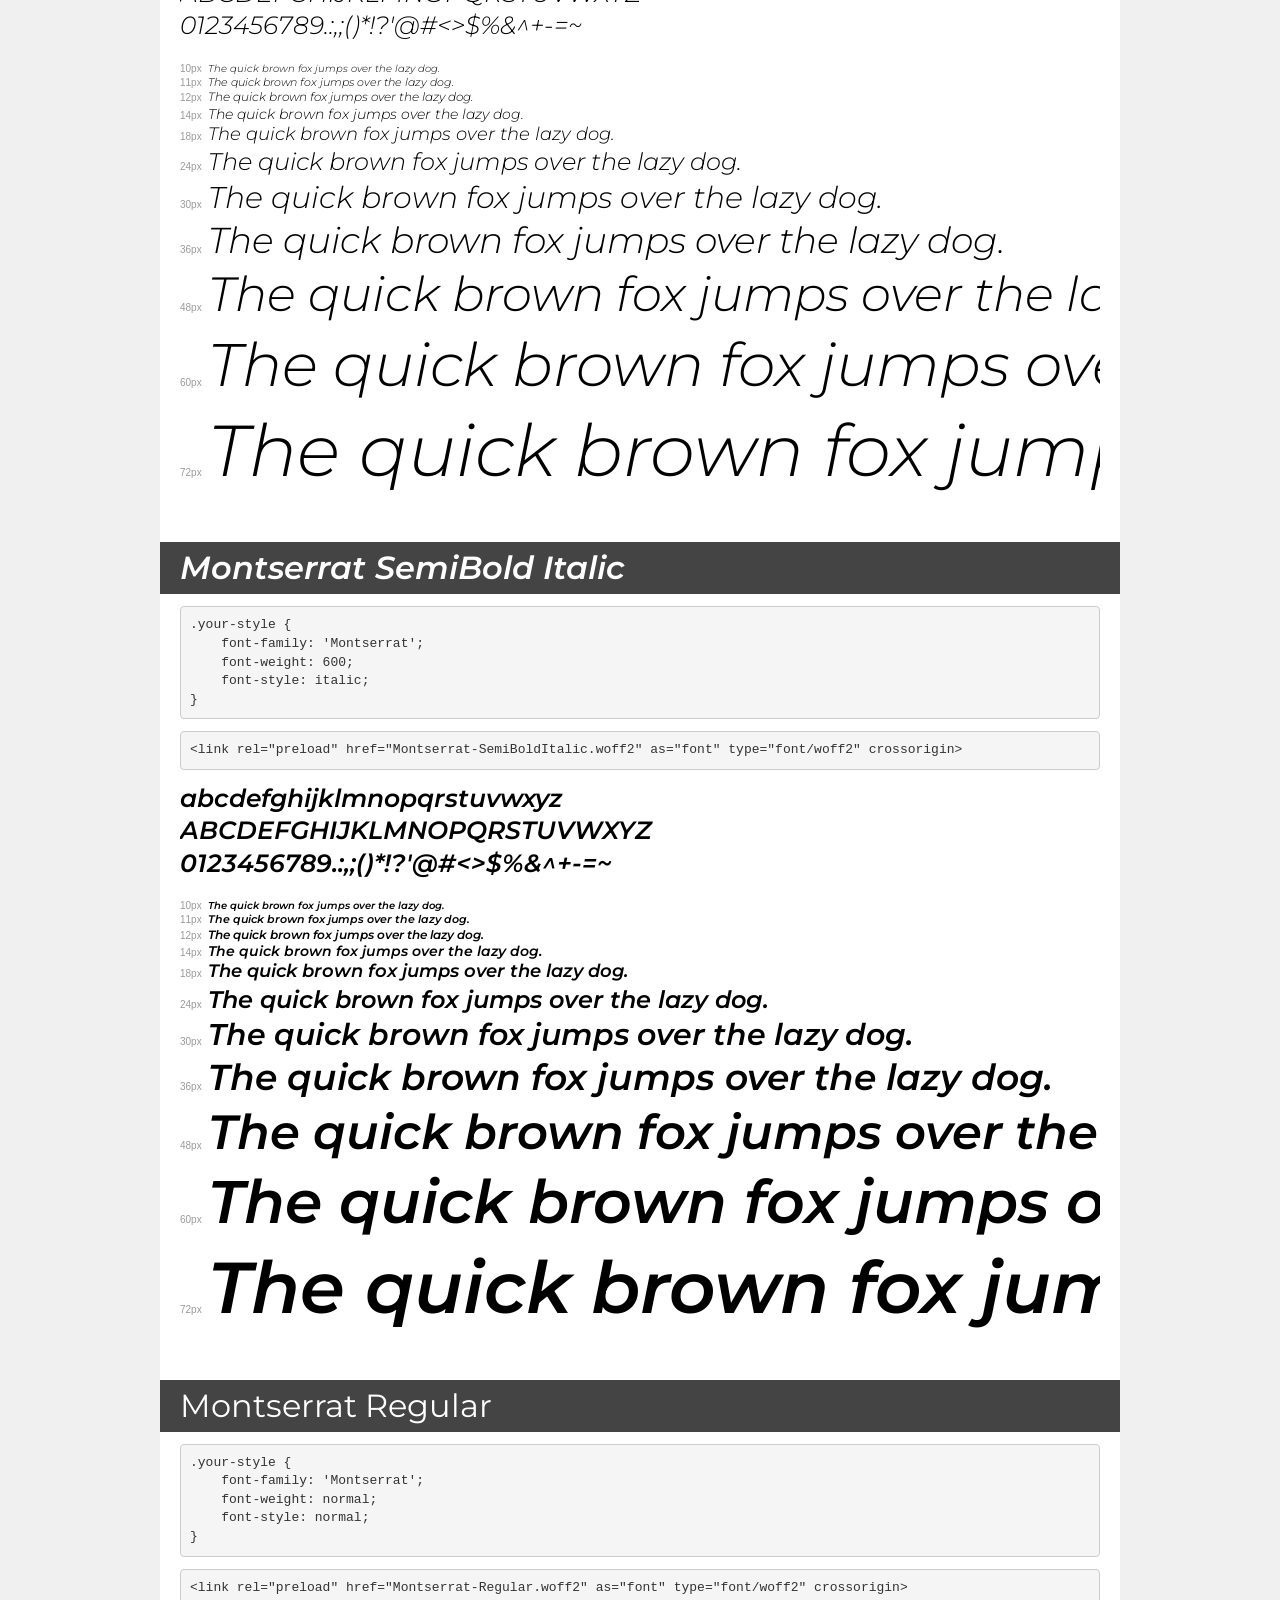
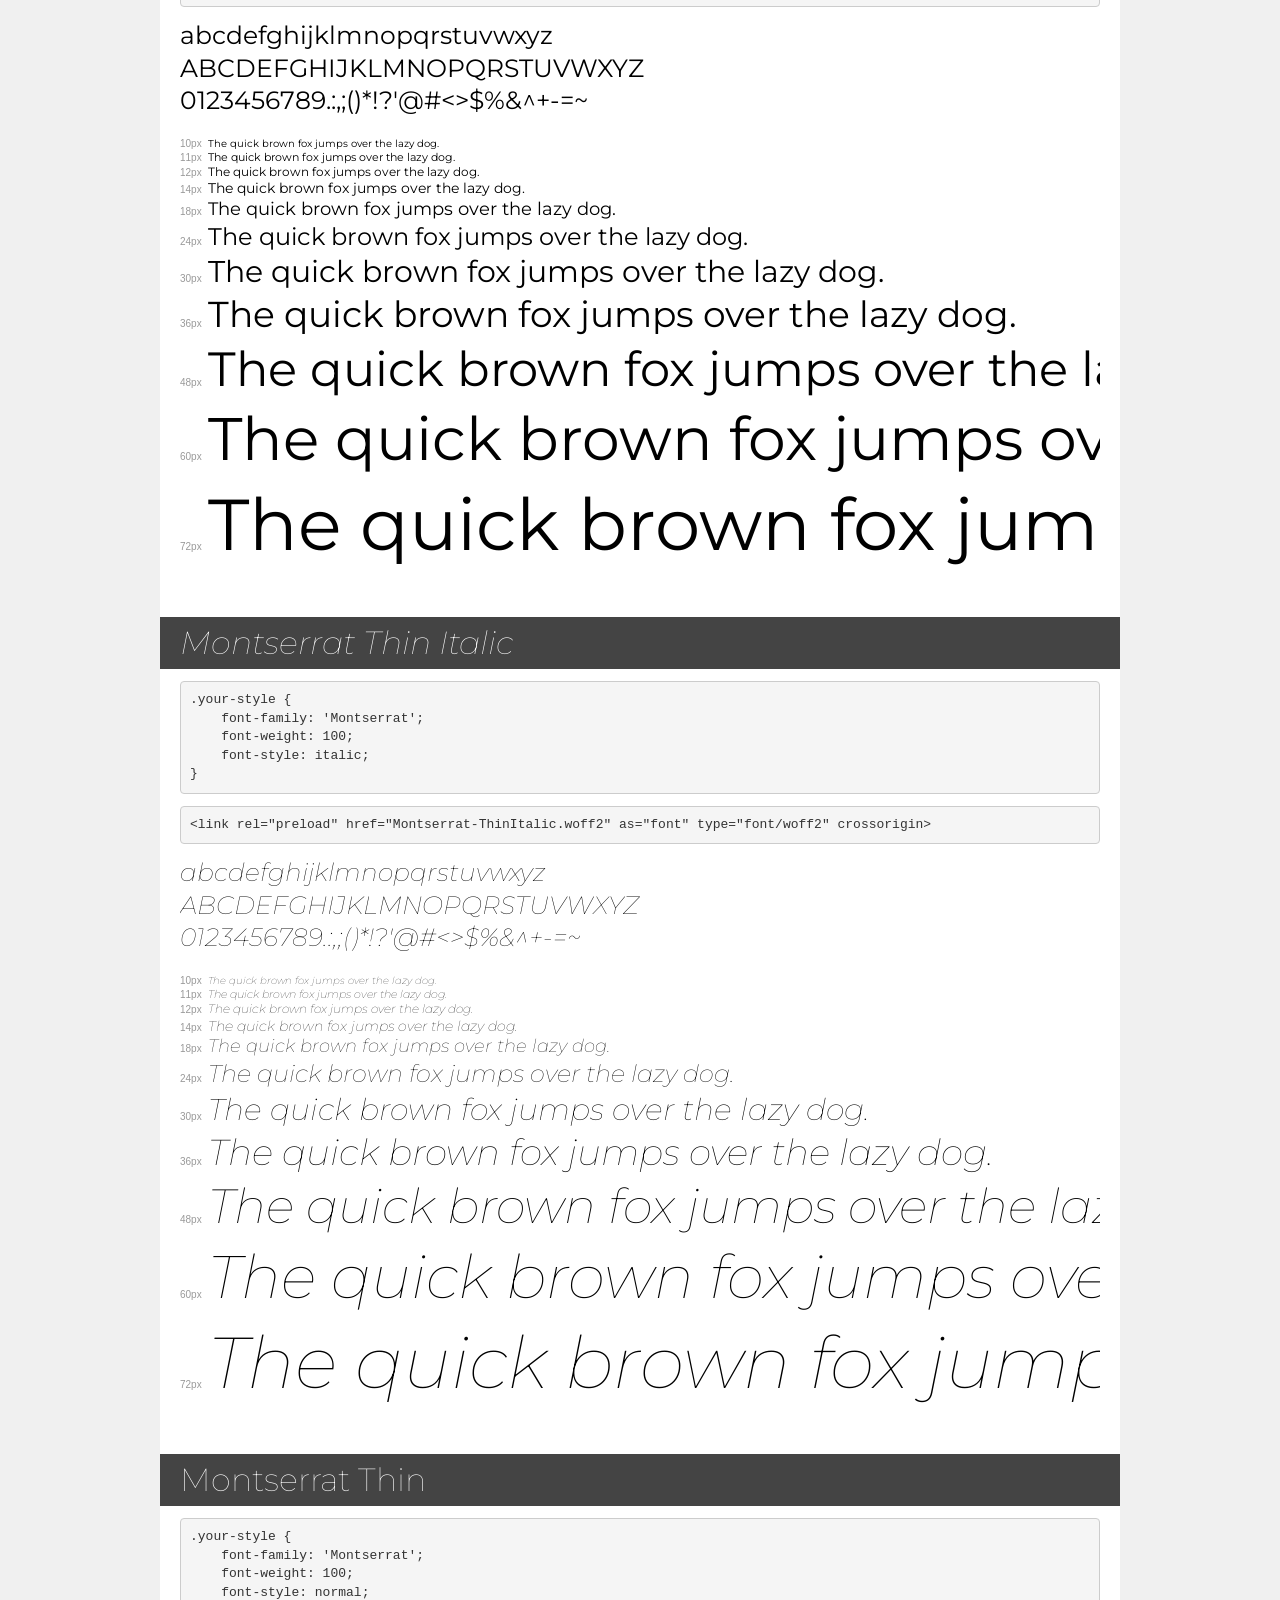
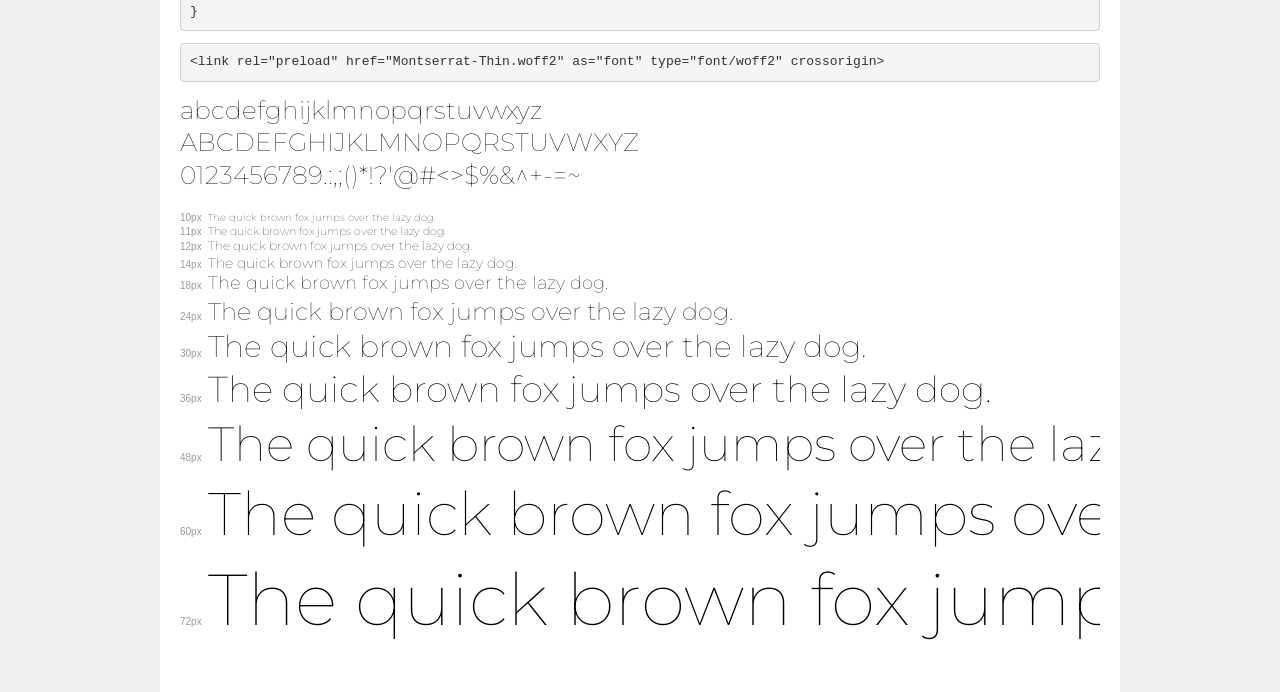
<file: fonts/demo.html>
<!DOCTYPE html>
<html lang="en">
<head>
    <meta charset="utf-8">
    <meta http-equiv="X-UA-Compatible" content="IE=edge">
    <meta name="viewport" content="width=device-width, initial-scale=1">
    <meta name="robots" content="noindex, noarchive">
    <meta name="format-detection" content="telephone=no">
    <title>Transfonter demo</title>
    <link href="stylesheet.css" rel="stylesheet">
    <style>
        /*
        http://meyerweb.com/eric/tools/css/reset/
        v2.0 | 20110126
        License: none (public domain)
        */
        html, body, div, span, applet, object, iframe,
        h1, h2, h3, h4, h5, h6, p, blockquote, pre,
        a, abbr, acronym, address, big, cite, code,
        del, dfn, em, img, ins, kbd, q, s, samp,
        small, strike, strong, sub, sup, tt, var,
        b, u, i, center,
        dl, dt, dd, ol, ul, li,
        fieldset, form, label, legend,
        table, caption, tbody, tfoot, thead, tr, th, td,
        article, aside, canvas, details, embed,
        figure, figcaption, footer, header, hgroup,
        menu, nav, output, ruby, section, summary,
        time, mark, audio, video {
            margin: 0;
            padding: 0;
            border: 0;
            font-size: 100%;
            font: inherit;
            vertical-align: baseline;
        }
        /* HTML5 display-role reset for older browsers */
        article, aside, details, figcaption, figure,
        footer, header, hgroup, menu, nav, section {
            display: block;
        }
        body {
            line-height: 1;
        }
        ol, ul {
            list-style: none;
        }
        blockquote, q {
            quotes: none;
        }
        blockquote:before, blockquote:after,
        q:before, q:after {
            content: '';
            content: none;
        }
        table {
            border-collapse: collapse;
            border-spacing: 0;
        }
        /* demo styles */
        body {
            background: #f0f0f0;
            color: #000;
        }
        .page {
            background: #fff;
            width: 920px;
            margin: 0 auto;
            padding: 20px 20px 0 20px;
            overflow: hidden;
        }
        .font-container {
            overflow-x: auto;
            overflow-y: hidden;
            margin-bottom: 40px;
            line-height: 1.3;
            white-space: nowrap;
            padding-bottom: 5px;
        }
        h1 {
            position: relative;
            background: #444;
            font-size: 32px;
            color: #fff;
            padding: 10px 20px;
            margin: 0 -20px 12px -20px;
        }
        .letters {
            font-size: 25px;
            margin-bottom: 20px;
        }
        .s10:before {
            content: '10px';
        }
        .s11:before {
            content: '11px';
        }
        .s12:before {
            content: '12px';
        }
        .s14:before {
            content: '14px';
        }
        .s18:before {
            content: '18px';
        }
        .s24:before {
            content: '24px';
        }
        .s30:before {
            content: '30px';
        }
        .s36:before {
            content: '36px';
        }
        .s48:before {
            content: '48px';
        }
        .s60:before {
            content: '60px';
        }
        .s72:before {
            content: '72px';
        }
        .s10:before, .s11:before, .s12:before, .s14:before,
        .s18:before, .s24:before, .s30:before, .s36:before,
        .s48:before, .s60:before, .s72:before {
            font-family: Arial, sans-serif;
            font-size: 10px;
            font-weight: normal;
            font-style: normal;
            color: #999;
            padding-right: 6px;
        }
        pre {
            display: block;
            padding: 9px;
            margin: 0 0 12px;
            font-family: Monaco, Menlo, Consolas, "Courier New", monospace;
            font-size: 13px;
            line-height: 1.428571429;
            color: #333;
            font-weight: normal;
            font-style: normal;
            background-color: #f5f5f5;
            border: 1px solid #ccc;
            overflow-x: auto;
            border-radius: 4px;
        }
        /* responsive */
        @media (max-width: 959px) {
            .page {
                width: auto;
                margin: 0;
            }
        }
    </style>
</head>
<body>
<div class="page">
    <div class="demo">
        <h1 style="font-family: 'Montserrat'; font-weight: bold; font-style: italic;">Montserrat ExtraBold Italic</h1>
        <pre title="Usage">.your-style {
    font-family: 'Montserrat';
    font-weight: bold;
    font-style: italic;
}</pre>
        <pre title="Preload (optional)">
&lt;link rel=&quot;preload&quot; href=&quot;Montserrat-ExtraBoldItalic.woff2&quot; as=&quot;font&quot; type=&quot;font/woff2&quot; crossorigin&gt;</pre>
        <div class="font-container" style="font-family: 'Montserrat'; font-weight: bold; font-style: italic;">
            <p class="letters">
                abcdefghijklmnopqrstuvwxyz<br>
ABCDEFGHIJKLMNOPQRSTUVWXYZ<br>
                0123456789.:,;()*!?'@#&lt;&gt;$%&^+-=~
            </p>
            <p class="s10" style="font-size: 10px;">The quick brown fox jumps over the lazy dog.</p>
            <p class="s11" style="font-size: 11px;">The quick brown fox jumps over the lazy dog.</p>
            <p class="s12" style="font-size: 12px;">The quick brown fox jumps over the lazy dog.</p>
            <p class="s14" style="font-size: 14px;">The quick brown fox jumps over the lazy dog.</p>
            <p class="s18" style="font-size: 18px;">The quick brown fox jumps over the lazy dog.</p>
            <p class="s24" style="font-size: 24px;">The quick brown fox jumps over the lazy dog.</p>
            <p class="s30" style="font-size: 30px;">The quick brown fox jumps over the lazy dog.</p>
            <p class="s36" style="font-size: 36px;">The quick brown fox jumps over the lazy dog.</p>
            <p class="s48" style="font-size: 48px;">The quick brown fox jumps over the lazy dog.</p>
            <p class="s60" style="font-size: 60px;">The quick brown fox jumps over the lazy dog.</p>
            <p class="s72" style="font-size: 72px;">The quick brown fox jumps over the lazy dog.</p>
        </div>
    </div>

    <div class="demo">
        <h1 style="font-family: 'Montserrat'; font-weight: normal; font-style: italic;">Montserrat Italic</h1>
        <pre title="Usage">.your-style {
    font-family: 'Montserrat';
    font-weight: normal;
    font-style: italic;
}</pre>
        <pre title="Preload (optional)">
&lt;link rel=&quot;preload&quot; href=&quot;Montserrat-Italic.woff2&quot; as=&quot;font&quot; type=&quot;font/woff2&quot; crossorigin&gt;</pre>
        <div class="font-container" style="font-family: 'Montserrat'; font-weight: normal; font-style: italic;">
            <p class="letters">
                abcdefghijklmnopqrstuvwxyz<br>
ABCDEFGHIJKLMNOPQRSTUVWXYZ<br>
                0123456789.:,;()*!?'@#&lt;&gt;$%&^+-=~
            </p>
            <p class="s10" style="font-size: 10px;">The quick brown fox jumps over the lazy dog.</p>
            <p class="s11" style="font-size: 11px;">The quick brown fox jumps over the lazy dog.</p>
            <p class="s12" style="font-size: 12px;">The quick brown fox jumps over the lazy dog.</p>
            <p class="s14" style="font-size: 14px;">The quick brown fox jumps over the lazy dog.</p>
            <p class="s18" style="font-size: 18px;">The quick brown fox jumps over the lazy dog.</p>
            <p class="s24" style="font-size: 24px;">The quick brown fox jumps over the lazy dog.</p>
            <p class="s30" style="font-size: 30px;">The quick brown fox jumps over the lazy dog.</p>
            <p class="s36" style="font-size: 36px;">The quick brown fox jumps over the lazy dog.</p>
            <p class="s48" style="font-size: 48px;">The quick brown fox jumps over the lazy dog.</p>
            <p class="s60" style="font-size: 60px;">The quick brown fox jumps over the lazy dog.</p>
            <p class="s72" style="font-size: 72px;">The quick brown fox jumps over the lazy dog.</p>
        </div>
    </div>

    <div class="demo">
        <h1 style="font-family: 'Montserrat'; font-weight: 200; font-style: italic;">Montserrat ExtraLight Italic</h1>
        <pre title="Usage">.your-style {
    font-family: 'Montserrat';
    font-weight: 200;
    font-style: italic;
}</pre>
        <pre title="Preload (optional)">
&lt;link rel=&quot;preload&quot; href=&quot;Montserrat-ExtraLightItalic.woff2&quot; as=&quot;font&quot; type=&quot;font/woff2&quot; crossorigin&gt;</pre>
        <div class="font-container" style="font-family: 'Montserrat'; font-weight: 200; font-style: italic;">
            <p class="letters">
                abcdefghijklmnopqrstuvwxyz<br>
ABCDEFGHIJKLMNOPQRSTUVWXYZ<br>
                0123456789.:,;()*!?'@#&lt;&gt;$%&^+-=~
            </p>
            <p class="s10" style="font-size: 10px;">The quick brown fox jumps over the lazy dog.</p>
            <p class="s11" style="font-size: 11px;">The quick brown fox jumps over the lazy dog.</p>
            <p class="s12" style="font-size: 12px;">The quick brown fox jumps over the lazy dog.</p>
            <p class="s14" style="font-size: 14px;">The quick brown fox jumps over the lazy dog.</p>
            <p class="s18" style="font-size: 18px;">The quick brown fox jumps over the lazy dog.</p>
            <p class="s24" style="font-size: 24px;">The quick brown fox jumps over the lazy dog.</p>
            <p class="s30" style="font-size: 30px;">The quick brown fox jumps over the lazy dog.</p>
            <p class="s36" style="font-size: 36px;">The quick brown fox jumps over the lazy dog.</p>
            <p class="s48" style="font-size: 48px;">The quick brown fox jumps over the lazy dog.</p>
            <p class="s60" style="font-size: 60px;">The quick brown fox jumps over the lazy dog.</p>
            <p class="s72" style="font-size: 72px;">The quick brown fox jumps over the lazy dog.</p>
        </div>
    </div>

    <div class="demo">
        <h1 style="font-family: 'Montserrat'; font-weight: bold; font-style: italic;">Montserrat Bold Italic</h1>
        <pre title="Usage">.your-style {
    font-family: 'Montserrat';
    font-weight: bold;
    font-style: italic;
}</pre>
        <pre title="Preload (optional)">
&lt;link rel=&quot;preload&quot; href=&quot;Montserrat-BoldItalic.woff2&quot; as=&quot;font&quot; type=&quot;font/woff2&quot; crossorigin&gt;</pre>
        <div class="font-container" style="font-family: 'Montserrat'; font-weight: bold; font-style: italic;">
            <p class="letters">
                abcdefghijklmnopqrstuvwxyz<br>
ABCDEFGHIJKLMNOPQRSTUVWXYZ<br>
                0123456789.:,;()*!?'@#&lt;&gt;$%&^+-=~
            </p>
            <p class="s10" style="font-size: 10px;">The quick brown fox jumps over the lazy dog.</p>
            <p class="s11" style="font-size: 11px;">The quick brown fox jumps over the lazy dog.</p>
            <p class="s12" style="font-size: 12px;">The quick brown fox jumps over the lazy dog.</p>
            <p class="s14" style="font-size: 14px;">The quick brown fox jumps over the lazy dog.</p>
            <p class="s18" style="font-size: 18px;">The quick brown fox jumps over the lazy dog.</p>
            <p class="s24" style="font-size: 24px;">The quick brown fox jumps over the lazy dog.</p>
            <p class="s30" style="font-size: 30px;">The quick brown fox jumps over the lazy dog.</p>
            <p class="s36" style="font-size: 36px;">The quick brown fox jumps over the lazy dog.</p>
            <p class="s48" style="font-size: 48px;">The quick brown fox jumps over the lazy dog.</p>
            <p class="s60" style="font-size: 60px;">The quick brown fox jumps over the lazy dog.</p>
            <p class="s72" style="font-size: 72px;">The quick brown fox jumps over the lazy dog.</p>
        </div>
    </div>

    <div class="demo">
        <h1 style="font-family: 'Montserrat'; font-weight: 900; font-style: italic;">Montserrat Black Italic</h1>
        <pre title="Usage">.your-style {
    font-family: 'Montserrat';
    font-weight: 900;
    font-style: italic;
}</pre>
        <pre title="Preload (optional)">
&lt;link rel=&quot;preload&quot; href=&quot;Montserrat-BlackItalic.woff2&quot; as=&quot;font&quot; type=&quot;font/woff2&quot; crossorigin&gt;</pre>
        <div class="font-container" style="font-family: 'Montserrat'; font-weight: 900; font-style: italic;">
            <p class="letters">
                abcdefghijklmnopqrstuvwxyz<br>
ABCDEFGHIJKLMNOPQRSTUVWXYZ<br>
                0123456789.:,;()*!?'@#&lt;&gt;$%&^+-=~
            </p>
            <p class="s10" style="font-size: 10px;">The quick brown fox jumps over the lazy dog.</p>
            <p class="s11" style="font-size: 11px;">The quick brown fox jumps over the lazy dog.</p>
            <p class="s12" style="font-size: 12px;">The quick brown fox jumps over the lazy dog.</p>
            <p class="s14" style="font-size: 14px;">The quick brown fox jumps over the lazy dog.</p>
            <p class="s18" style="font-size: 18px;">The quick brown fox jumps over the lazy dog.</p>
            <p class="s24" style="font-size: 24px;">The quick brown fox jumps over the lazy dog.</p>
            <p class="s30" style="font-size: 30px;">The quick brown fox jumps over the lazy dog.</p>
            <p class="s36" style="font-size: 36px;">The quick brown fox jumps over the lazy dog.</p>
            <p class="s48" style="font-size: 48px;">The quick brown fox jumps over the lazy dog.</p>
            <p class="s60" style="font-size: 60px;">The quick brown fox jumps over the lazy dog.</p>
            <p class="s72" style="font-size: 72px;">The quick brown fox jumps over the lazy dog.</p>
        </div>
    </div>

    <div class="demo">
        <h1 style="font-family: 'Montserrat'; font-weight: bold; font-style: normal;">Montserrat ExtraBold</h1>
        <pre title="Usage">.your-style {
    font-family: 'Montserrat';
    font-weight: bold;
    font-style: normal;
}</pre>
        <pre title="Preload (optional)">
&lt;link rel=&quot;preload&quot; href=&quot;Montserrat-ExtraBold.woff2&quot; as=&quot;font&quot; type=&quot;font/woff2&quot; crossorigin&gt;</pre>
        <div class="font-container" style="font-family: 'Montserrat'; font-weight: bold; font-style: normal;">
            <p class="letters">
                abcdefghijklmnopqrstuvwxyz<br>
ABCDEFGHIJKLMNOPQRSTUVWXYZ<br>
                0123456789.:,;()*!?'@#&lt;&gt;$%&^+-=~
            </p>
            <p class="s10" style="font-size: 10px;">The quick brown fox jumps over the lazy dog.</p>
            <p class="s11" style="font-size: 11px;">The quick brown fox jumps over the lazy dog.</p>
            <p class="s12" style="font-size: 12px;">The quick brown fox jumps over the lazy dog.</p>
            <p class="s14" style="font-size: 14px;">The quick brown fox jumps over the lazy dog.</p>
            <p class="s18" style="font-size: 18px;">The quick brown fox jumps over the lazy dog.</p>
            <p class="s24" style="font-size: 24px;">The quick brown fox jumps over the lazy dog.</p>
            <p class="s30" style="font-size: 30px;">The quick brown fox jumps over the lazy dog.</p>
            <p class="s36" style="font-size: 36px;">The quick brown fox jumps over the lazy dog.</p>
            <p class="s48" style="font-size: 48px;">The quick brown fox jumps over the lazy dog.</p>
            <p class="s60" style="font-size: 60px;">The quick brown fox jumps over the lazy dog.</p>
            <p class="s72" style="font-size: 72px;">The quick brown fox jumps over the lazy dog.</p>
        </div>
    </div>

    <div class="demo">
        <h1 style="font-family: 'Montserrat'; font-weight: 200; font-style: normal;">Montserrat ExtraLight</h1>
        <pre title="Usage">.your-style {
    font-family: 'Montserrat';
    font-weight: 200;
    font-style: normal;
}</pre>
        <pre title="Preload (optional)">
&lt;link rel=&quot;preload&quot; href=&quot;Montserrat-ExtraLight.woff2&quot; as=&quot;font&quot; type=&quot;font/woff2&quot; crossorigin&gt;</pre>
        <div class="font-container" style="font-family: 'Montserrat'; font-weight: 200; font-style: normal;">
            <p class="letters">
                abcdefghijklmnopqrstuvwxyz<br>
ABCDEFGHIJKLMNOPQRSTUVWXYZ<br>
                0123456789.:,;()*!?'@#&lt;&gt;$%&^+-=~
            </p>
            <p class="s10" style="font-size: 10px;">The quick brown fox jumps over the lazy dog.</p>
            <p class="s11" style="font-size: 11px;">The quick brown fox jumps over the lazy dog.</p>
            <p class="s12" style="font-size: 12px;">The quick brown fox jumps over the lazy dog.</p>
            <p class="s14" style="font-size: 14px;">The quick brown fox jumps over the lazy dog.</p>
            <p class="s18" style="font-size: 18px;">The quick brown fox jumps over the lazy dog.</p>
            <p class="s24" style="font-size: 24px;">The quick brown fox jumps over the lazy dog.</p>
            <p class="s30" style="font-size: 30px;">The quick brown fox jumps over the lazy dog.</p>
            <p class="s36" style="font-size: 36px;">The quick brown fox jumps over the lazy dog.</p>
            <p class="s48" style="font-size: 48px;">The quick brown fox jumps over the lazy dog.</p>
            <p class="s60" style="font-size: 60px;">The quick brown fox jumps over the lazy dog.</p>
            <p class="s72" style="font-size: 72px;">The quick brown fox jumps over the lazy dog.</p>
        </div>
    </div>

    <div class="demo">
        <h1 style="font-family: 'Montserrat'; font-weight: 900; font-style: normal;">Montserrat Black</h1>
        <pre title="Usage">.your-style {
    font-family: 'Montserrat';
    font-weight: 900;
    font-style: normal;
}</pre>
        <pre title="Preload (optional)">
&lt;link rel=&quot;preload&quot; href=&quot;Montserrat-Black.woff2&quot; as=&quot;font&quot; type=&quot;font/woff2&quot; crossorigin&gt;</pre>
        <div class="font-container" style="font-family: 'Montserrat'; font-weight: 900; font-style: normal;">
            <p class="letters">
                abcdefghijklmnopqrstuvwxyz<br>
ABCDEFGHIJKLMNOPQRSTUVWXYZ<br>
                0123456789.:,;()*!?'@#&lt;&gt;$%&^+-=~
            </p>
            <p class="s10" style="font-size: 10px;">The quick brown fox jumps over the lazy dog.</p>
            <p class="s11" style="font-size: 11px;">The quick brown fox jumps over the lazy dog.</p>
            <p class="s12" style="font-size: 12px;">The quick brown fox jumps over the lazy dog.</p>
            <p class="s14" style="font-size: 14px;">The quick brown fox jumps over the lazy dog.</p>
            <p class="s18" style="font-size: 18px;">The quick brown fox jumps over the lazy dog.</p>
            <p class="s24" style="font-size: 24px;">The quick brown fox jumps over the lazy dog.</p>
            <p class="s30" style="font-size: 30px;">The quick brown fox jumps over the lazy dog.</p>
            <p class="s36" style="font-size: 36px;">The quick brown fox jumps over the lazy dog.</p>
            <p class="s48" style="font-size: 48px;">The quick brown fox jumps over the lazy dog.</p>
            <p class="s60" style="font-size: 60px;">The quick brown fox jumps over the lazy dog.</p>
            <p class="s72" style="font-size: 72px;">The quick brown fox jumps over the lazy dog.</p>
        </div>
    </div>

    <div class="demo">
        <h1 style="font-family: 'Montserrat'; font-weight: bold; font-style: normal;">Montserrat Bold</h1>
        <pre title="Usage">.your-style {
    font-family: 'Montserrat';
    font-weight: bold;
    font-style: normal;
}</pre>
        <pre title="Preload (optional)">
&lt;link rel=&quot;preload&quot; href=&quot;Montserrat-Bold.woff2&quot; as=&quot;font&quot; type=&quot;font/woff2&quot; crossorigin&gt;</pre>
        <div class="font-container" style="font-family: 'Montserrat'; font-weight: bold; font-style: normal;">
            <p class="letters">
                abcdefghijklmnopqrstuvwxyz<br>
ABCDEFGHIJKLMNOPQRSTUVWXYZ<br>
                0123456789.:,;()*!?'@#&lt;&gt;$%&^+-=~
            </p>
            <p class="s10" style="font-size: 10px;">The quick brown fox jumps over the lazy dog.</p>
            <p class="s11" style="font-size: 11px;">The quick brown fox jumps over the lazy dog.</p>
            <p class="s12" style="font-size: 12px;">The quick brown fox jumps over the lazy dog.</p>
            <p class="s14" style="font-size: 14px;">The quick brown fox jumps over the lazy dog.</p>
            <p class="s18" style="font-size: 18px;">The quick brown fox jumps over the lazy dog.</p>
            <p class="s24" style="font-size: 24px;">The quick brown fox jumps over the lazy dog.</p>
            <p class="s30" style="font-size: 30px;">The quick brown fox jumps over the lazy dog.</p>
            <p class="s36" style="font-size: 36px;">The quick brown fox jumps over the lazy dog.</p>
            <p class="s48" style="font-size: 48px;">The quick brown fox jumps over the lazy dog.</p>
            <p class="s60" style="font-size: 60px;">The quick brown fox jumps over the lazy dog.</p>
            <p class="s72" style="font-size: 72px;">The quick brown fox jumps over the lazy dog.</p>
        </div>
    </div>

    <div class="demo">
        <h1 style="font-family: 'Montserrat'; font-weight: 300; font-style: normal;">Montserrat Light</h1>
        <pre title="Usage">.your-style {
    font-family: 'Montserrat';
    font-weight: 300;
    font-style: normal;
}</pre>
        <pre title="Preload (optional)">
&lt;link rel=&quot;preload&quot; href=&quot;Montserrat-Light.woff2&quot; as=&quot;font&quot; type=&quot;font/woff2&quot; crossorigin&gt;</pre>
        <div class="font-container" style="font-family: 'Montserrat'; font-weight: 300; font-style: normal;">
            <p class="letters">
                abcdefghijklmnopqrstuvwxyz<br>
ABCDEFGHIJKLMNOPQRSTUVWXYZ<br>
                0123456789.:,;()*!?'@#&lt;&gt;$%&^+-=~
            </p>
            <p class="s10" style="font-size: 10px;">The quick brown fox jumps over the lazy dog.</p>
            <p class="s11" style="font-size: 11px;">The quick brown fox jumps over the lazy dog.</p>
            <p class="s12" style="font-size: 12px;">The quick brown fox jumps over the lazy dog.</p>
            <p class="s14" style="font-size: 14px;">The quick brown fox jumps over the lazy dog.</p>
            <p class="s18" style="font-size: 18px;">The quick brown fox jumps over the lazy dog.</p>
            <p class="s24" style="font-size: 24px;">The quick brown fox jumps over the lazy dog.</p>
            <p class="s30" style="font-size: 30px;">The quick brown fox jumps over the lazy dog.</p>
            <p class="s36" style="font-size: 36px;">The quick brown fox jumps over the lazy dog.</p>
            <p class="s48" style="font-size: 48px;">The quick brown fox jumps over the lazy dog.</p>
            <p class="s60" style="font-size: 60px;">The quick brown fox jumps over the lazy dog.</p>
            <p class="s72" style="font-size: 72px;">The quick brown fox jumps over the lazy dog.</p>
        </div>
    </div>

    <div class="demo">
        <h1 style="font-family: 'Montserrat'; font-weight: 600; font-style: normal;">Montserrat SemiBold</h1>
        <pre title="Usage">.your-style {
    font-family: 'Montserrat';
    font-weight: 600;
    font-style: normal;
}</pre>
        <pre title="Preload (optional)">
&lt;link rel=&quot;preload&quot; href=&quot;Montserrat-SemiBold.woff2&quot; as=&quot;font&quot; type=&quot;font/woff2&quot; crossorigin&gt;</pre>
        <div class="font-container" style="font-family: 'Montserrat'; font-weight: 600; font-style: normal;">
            <p class="letters">
                abcdefghijklmnopqrstuvwxyz<br>
ABCDEFGHIJKLMNOPQRSTUVWXYZ<br>
                0123456789.:,;()*!?'@#&lt;&gt;$%&^+-=~
            </p>
            <p class="s10" style="font-size: 10px;">The quick brown fox jumps over the lazy dog.</p>
            <p class="s11" style="font-size: 11px;">The quick brown fox jumps over the lazy dog.</p>
            <p class="s12" style="font-size: 12px;">The quick brown fox jumps over the lazy dog.</p>
            <p class="s14" style="font-size: 14px;">The quick brown fox jumps over the lazy dog.</p>
            <p class="s18" style="font-size: 18px;">The quick brown fox jumps over the lazy dog.</p>
            <p class="s24" style="font-size: 24px;">The quick brown fox jumps over the lazy dog.</p>
            <p class="s30" style="font-size: 30px;">The quick brown fox jumps over the lazy dog.</p>
            <p class="s36" style="font-size: 36px;">The quick brown fox jumps over the lazy dog.</p>
            <p class="s48" style="font-size: 48px;">The quick brown fox jumps over the lazy dog.</p>
            <p class="s60" style="font-size: 60px;">The quick brown fox jumps over the lazy dog.</p>
            <p class="s72" style="font-size: 72px;">The quick brown fox jumps over the lazy dog.</p>
        </div>
    </div>

    <div class="demo">
        <h1 style="font-family: 'Montserrat'; font-weight: 500; font-style: italic;">Montserrat Medium Italic</h1>
        <pre title="Usage">.your-style {
    font-family: 'Montserrat';
    font-weight: 500;
    font-style: italic;
}</pre>
        <pre title="Preload (optional)">
&lt;link rel=&quot;preload&quot; href=&quot;Montserrat-MediumItalic.woff2&quot; as=&quot;font&quot; type=&quot;font/woff2&quot; crossorigin&gt;</pre>
        <div class="font-container" style="font-family: 'Montserrat'; font-weight: 500; font-style: italic;">
            <p class="letters">
                abcdefghijklmnopqrstuvwxyz<br>
ABCDEFGHIJKLMNOPQRSTUVWXYZ<br>
                0123456789.:,;()*!?'@#&lt;&gt;$%&^+-=~
            </p>
            <p class="s10" style="font-size: 10px;">The quick brown fox jumps over the lazy dog.</p>
            <p class="s11" style="font-size: 11px;">The quick brown fox jumps over the lazy dog.</p>
            <p class="s12" style="font-size: 12px;">The quick brown fox jumps over the lazy dog.</p>
            <p class="s14" style="font-size: 14px;">The quick brown fox jumps over the lazy dog.</p>
            <p class="s18" style="font-size: 18px;">The quick brown fox jumps over the lazy dog.</p>
            <p class="s24" style="font-size: 24px;">The quick brown fox jumps over the lazy dog.</p>
            <p class="s30" style="font-size: 30px;">The quick brown fox jumps over the lazy dog.</p>
            <p class="s36" style="font-size: 36px;">The quick brown fox jumps over the lazy dog.</p>
            <p class="s48" style="font-size: 48px;">The quick brown fox jumps over the lazy dog.</p>
            <p class="s60" style="font-size: 60px;">The quick brown fox jumps over the lazy dog.</p>
            <p class="s72" style="font-size: 72px;">The quick brown fox jumps over the lazy dog.</p>
        </div>
    </div>

    <div class="demo">
        <h1 style="font-family: 'Montserrat'; font-weight: 500; font-style: normal;">Montserrat Medium</h1>
        <pre title="Usage">.your-style {
    font-family: 'Montserrat';
    font-weight: 500;
    font-style: normal;
}</pre>
        <pre title="Preload (optional)">
&lt;link rel=&quot;preload&quot; href=&quot;Montserrat-Medium.woff2&quot; as=&quot;font&quot; type=&quot;font/woff2&quot; crossorigin&gt;</pre>
        <div class="font-container" style="font-family: 'Montserrat'; font-weight: 500; font-style: normal;">
            <p class="letters">
                abcdefghijklmnopqrstuvwxyz<br>
ABCDEFGHIJKLMNOPQRSTUVWXYZ<br>
                0123456789.:,;()*!?'@#&lt;&gt;$%&^+-=~
            </p>
            <p class="s10" style="font-size: 10px;">The quick brown fox jumps over the lazy dog.</p>
            <p class="s11" style="font-size: 11px;">The quick brown fox jumps over the lazy dog.</p>
            <p class="s12" style="font-size: 12px;">The quick brown fox jumps over the lazy dog.</p>
            <p class="s14" style="font-size: 14px;">The quick brown fox jumps over the lazy dog.</p>
            <p class="s18" style="font-size: 18px;">The quick brown fox jumps over the lazy dog.</p>
            <p class="s24" style="font-size: 24px;">The quick brown fox jumps over the lazy dog.</p>
            <p class="s30" style="font-size: 30px;">The quick brown fox jumps over the lazy dog.</p>
            <p class="s36" style="font-size: 36px;">The quick brown fox jumps over the lazy dog.</p>
            <p class="s48" style="font-size: 48px;">The quick brown fox jumps over the lazy dog.</p>
            <p class="s60" style="font-size: 60px;">The quick brown fox jumps over the lazy dog.</p>
            <p class="s72" style="font-size: 72px;">The quick brown fox jumps over the lazy dog.</p>
        </div>
    </div>

    <div class="demo">
        <h1 style="font-family: 'Montserrat'; font-weight: 300; font-style: italic;">Montserrat Light Italic</h1>
        <pre title="Usage">.your-style {
    font-family: 'Montserrat';
    font-weight: 300;
    font-style: italic;
}</pre>
        <pre title="Preload (optional)">
&lt;link rel=&quot;preload&quot; href=&quot;Montserrat-LightItalic.woff2&quot; as=&quot;font&quot; type=&quot;font/woff2&quot; crossorigin&gt;</pre>
        <div class="font-container" style="font-family: 'Montserrat'; font-weight: 300; font-style: italic;">
            <p class="letters">
                abcdefghijklmnopqrstuvwxyz<br>
ABCDEFGHIJKLMNOPQRSTUVWXYZ<br>
                0123456789.:,;()*!?'@#&lt;&gt;$%&^+-=~
            </p>
            <p class="s10" style="font-size: 10px;">The quick brown fox jumps over the lazy dog.</p>
            <p class="s11" style="font-size: 11px;">The quick brown fox jumps over the lazy dog.</p>
            <p class="s12" style="font-size: 12px;">The quick brown fox jumps over the lazy dog.</p>
            <p class="s14" style="font-size: 14px;">The quick brown fox jumps over the lazy dog.</p>
            <p class="s18" style="font-size: 18px;">The quick brown fox jumps over the lazy dog.</p>
            <p class="s24" style="font-size: 24px;">The quick brown fox jumps over the lazy dog.</p>
            <p class="s30" style="font-size: 30px;">The quick brown fox jumps over the lazy dog.</p>
            <p class="s36" style="font-size: 36px;">The quick brown fox jumps over the lazy dog.</p>
            <p class="s48" style="font-size: 48px;">The quick brown fox jumps over the lazy dog.</p>
            <p class="s60" style="font-size: 60px;">The quick brown fox jumps over the lazy dog.</p>
            <p class="s72" style="font-size: 72px;">The quick brown fox jumps over the lazy dog.</p>
        </div>
    </div>

    <div class="demo">
        <h1 style="font-family: 'Montserrat'; font-weight: 600; font-style: italic;">Montserrat SemiBold Italic</h1>
        <pre title="Usage">.your-style {
    font-family: 'Montserrat';
    font-weight: 600;
    font-style: italic;
}</pre>
        <pre title="Preload (optional)">
&lt;link rel=&quot;preload&quot; href=&quot;Montserrat-SemiBoldItalic.woff2&quot; as=&quot;font&quot; type=&quot;font/woff2&quot; crossorigin&gt;</pre>
        <div class="font-container" style="font-family: 'Montserrat'; font-weight: 600; font-style: italic;">
            <p class="letters">
                abcdefghijklmnopqrstuvwxyz<br>
ABCDEFGHIJKLMNOPQRSTUVWXYZ<br>
                0123456789.:,;()*!?'@#&lt;&gt;$%&^+-=~
            </p>
            <p class="s10" style="font-size: 10px;">The quick brown fox jumps over the lazy dog.</p>
            <p class="s11" style="font-size: 11px;">The quick brown fox jumps over the lazy dog.</p>
            <p class="s12" style="font-size: 12px;">The quick brown fox jumps over the lazy dog.</p>
            <p class="s14" style="font-size: 14px;">The quick brown fox jumps over the lazy dog.</p>
            <p class="s18" style="font-size: 18px;">The quick brown fox jumps over the lazy dog.</p>
            <p class="s24" style="font-size: 24px;">The quick brown fox jumps over the lazy dog.</p>
            <p class="s30" style="font-size: 30px;">The quick brown fox jumps over the lazy dog.</p>
            <p class="s36" style="font-size: 36px;">The quick brown fox jumps over the lazy dog.</p>
            <p class="s48" style="font-size: 48px;">The quick brown fox jumps over the lazy dog.</p>
            <p class="s60" style="font-size: 60px;">The quick brown fox jumps over the lazy dog.</p>
            <p class="s72" style="font-size: 72px;">The quick brown fox jumps over the lazy dog.</p>
        </div>
    </div>

    <div class="demo">
        <h1 style="font-family: 'Montserrat'; font-weight: normal; font-style: normal;">Montserrat Regular</h1>
        <pre title="Usage">.your-style {
    font-family: 'Montserrat';
    font-weight: normal;
    font-style: normal;
}</pre>
        <pre title="Preload (optional)">
&lt;link rel=&quot;preload&quot; href=&quot;Montserrat-Regular.woff2&quot; as=&quot;font&quot; type=&quot;font/woff2&quot; crossorigin&gt;</pre>
        <div class="font-container" style="font-family: 'Montserrat'; font-weight: normal; font-style: normal;">
            <p class="letters">
                abcdefghijklmnopqrstuvwxyz<br>
ABCDEFGHIJKLMNOPQRSTUVWXYZ<br>
                0123456789.:,;()*!?'@#&lt;&gt;$%&^+-=~
            </p>
            <p class="s10" style="font-size: 10px;">The quick brown fox jumps over the lazy dog.</p>
            <p class="s11" style="font-size: 11px;">The quick brown fox jumps over the lazy dog.</p>
            <p class="s12" style="font-size: 12px;">The quick brown fox jumps over the lazy dog.</p>
            <p class="s14" style="font-size: 14px;">The quick brown fox jumps over the lazy dog.</p>
            <p class="s18" style="font-size: 18px;">The quick brown fox jumps over the lazy dog.</p>
            <p class="s24" style="font-size: 24px;">The quick brown fox jumps over the lazy dog.</p>
            <p class="s30" style="font-size: 30px;">The quick brown fox jumps over the lazy dog.</p>
            <p class="s36" style="font-size: 36px;">The quick brown fox jumps over the lazy dog.</p>
            <p class="s48" style="font-size: 48px;">The quick brown fox jumps over the lazy dog.</p>
            <p class="s60" style="font-size: 60px;">The quick brown fox jumps over the lazy dog.</p>
            <p class="s72" style="font-size: 72px;">The quick brown fox jumps over the lazy dog.</p>
        </div>
    </div>

    <div class="demo">
        <h1 style="font-family: 'Montserrat'; font-weight: 100; font-style: italic;">Montserrat Thin Italic</h1>
        <pre title="Usage">.your-style {
    font-family: 'Montserrat';
    font-weight: 100;
    font-style: italic;
}</pre>
        <pre title="Preload (optional)">
&lt;link rel=&quot;preload&quot; href=&quot;Montserrat-ThinItalic.woff2&quot; as=&quot;font&quot; type=&quot;font/woff2&quot; crossorigin&gt;</pre>
        <div class="font-container" style="font-family: 'Montserrat'; font-weight: 100; font-style: italic;">
            <p class="letters">
                abcdefghijklmnopqrstuvwxyz<br>
ABCDEFGHIJKLMNOPQRSTUVWXYZ<br>
                0123456789.:,;()*!?'@#&lt;&gt;$%&^+-=~
            </p>
            <p class="s10" style="font-size: 10px;">The quick brown fox jumps over the lazy dog.</p>
            <p class="s11" style="font-size: 11px;">The quick brown fox jumps over the lazy dog.</p>
            <p class="s12" style="font-size: 12px;">The quick brown fox jumps over the lazy dog.</p>
            <p class="s14" style="font-size: 14px;">The quick brown fox jumps over the lazy dog.</p>
            <p class="s18" style="font-size: 18px;">The quick brown fox jumps over the lazy dog.</p>
            <p class="s24" style="font-size: 24px;">The quick brown fox jumps over the lazy dog.</p>
            <p class="s30" style="font-size: 30px;">The quick brown fox jumps over the lazy dog.</p>
            <p class="s36" style="font-size: 36px;">The quick brown fox jumps over the lazy dog.</p>
            <p class="s48" style="font-size: 48px;">The quick brown fox jumps over the lazy dog.</p>
            <p class="s60" style="font-size: 60px;">The quick brown fox jumps over the lazy dog.</p>
            <p class="s72" style="font-size: 72px;">The quick brown fox jumps over the lazy dog.</p>
        </div>
    </div>

    <div class="demo">
        <h1 style="font-family: 'Montserrat'; font-weight: 100; font-style: normal;">Montserrat Thin</h1>
        <pre title="Usage">.your-style {
    font-family: 'Montserrat';
    font-weight: 100;
    font-style: normal;
}</pre>
        <pre title="Preload (optional)">
&lt;link rel=&quot;preload&quot; href=&quot;Montserrat-Thin.woff2&quot; as=&quot;font&quot; type=&quot;font/woff2&quot; crossorigin&gt;</pre>
        <div class="font-container" style="font-family: 'Montserrat'; font-weight: 100; font-style: normal;">
            <p class="letters">
                abcdefghijklmnopqrstuvwxyz<br>
ABCDEFGHIJKLMNOPQRSTUVWXYZ<br>
                0123456789.:,;()*!?'@#&lt;&gt;$%&^+-=~
            </p>
            <p class="s10" style="font-size: 10px;">The quick brown fox jumps over the lazy dog.</p>
            <p class="s11" style="font-size: 11px;">The quick brown fox jumps over the lazy dog.</p>
            <p class="s12" style="font-size: 12px;">The quick brown fox jumps over the lazy dog.</p>
            <p class="s14" style="font-size: 14px;">The quick brown fox jumps over the lazy dog.</p>
            <p class="s18" style="font-size: 18px;">The quick brown fox jumps over the lazy dog.</p>
            <p class="s24" style="font-size: 24px;">The quick brown fox jumps over the lazy dog.</p>
            <p class="s30" style="font-size: 30px;">The quick brown fox jumps over the lazy dog.</p>
            <p class="s36" style="font-size: 36px;">The quick brown fox jumps over the lazy dog.</p>
            <p class="s48" style="font-size: 48px;">The quick brown fox jumps over the lazy dog.</p>
            <p class="s60" style="font-size: 60px;">The quick brown fox jumps over the lazy dog.</p>
            <p class="s72" style="font-size: 72px;">The quick brown fox jumps over the lazy dog.</p>
        </div>
    </div>

</div>
</body>
</html>
</file>
<file: styles.css>
@font-face {
    font-family: 'Coolvetica Rg';
    src: url('fonts/CoolveticaRg-Regular.woff') format('woff'),
        url('fonts/CoolveticaRg-Regular.woff2') format('woff2');
    font-weight: normal;
    font-style: normal;
    font-display: swap;
}

@font-face {
    font-family: 'Montserrat';
    src: url('fonts/Montserrat-Regular.woff2') format('woff2'),
        url('fonts/Montserrat-Regular.woff') format('woff');
    font-weight: normal;
    font-style: normal;
    font-display: swap;
}

body {
    font-family: 'Montserrat';
    background-color: #fff;
}

*{
    box-sizing: border-box;
    padding: 0;
    margin: 0;
}

.container{
    margin: 0 auto;
    max-width: 1440px;
    
}

.menu{
    justify-content: space-between;
    display: flex;
    gap: 711px;
    margin-top: 25px;
}

.menu-items{
    display: flex;
    gap: 80px;
}

.menu-item {
    font-size: 24px;
    color: black;
    font-family: 'Montserrat';
    border: 0;
    background-color: #fff;
}

.menu-item a {
    text-decoration: none;
    color: #000000;
     font-size: 24px;
}

.menu-item button :hover{
   color: #F8B300;
}

.presentation-img{
    width: 1350px;
    height: 300px;
    margin-left: -111px;
}
.presentation-title{
    margin-top: 5px;
    font-size: 32px;
    
}
.presentation-text{
    font-size: 36px;
    margin-top: 110px;
}

.presentation-button{
    margin-top: 85px;
}

.presentation-button button, .presentation-button a {
    border: 0;
    background-color: #80BA2B;
    color: #fff;
    padding: 17px 58px;
    border-radius: 40px;
    font-family: "Montserrat";
    cursor: pointer;
    border: none;
    font-size: 32px;
    text-decoration: none;
}

.presentation-button :hover{
    background-color: #F8B300;
}

.home{
    background-color: #006633;
    padding-top: 50px;
    margin-top: 115px;
    padding-bottom: 140px;
}

.title{
    font-family: 'Coolvetica Rg' ;
    color: #F8B300;
    font-size: 195px;
    line-height: 0.8;
}

.home-desc{
    margin-top: 90px;
    font-size: 36px;
    color: #fff;
}

.home-pics{
    display: flex;
    gap: 20px;
    margin-top: 52px;
}

.pic1{
    width: 427px;
    height: 420px;
}

.pic2{
    width: 893px;
    height: 420px;
}

.home-button{
    margin-top: 58px;
    font-size: 40px;
}

.home-button a {
    border: 0;
    background-color: #80BA2B;
    color: #fff;
    padding: 17px 58px;
    border-radius: 40px;
    font-family: "Montserrat";
    cursor: pointer;
    border: none;
    font-size: 32px;
    text-decoration: none;
}

.home-button :hover{
    background-color: #F8B300;
}


.foto-desc{
    margin-top: 75px;
    font-size: 36px;
    
}

.foto-time{
    font-family: 'Coolvetica Rg';
    display: flex;
    justify-content: space-between;
    font-size: 128px;
    align-items: center;
    margin-top: 75px;
    color:#F8B300;
}

.foto-time-days{
    gap: 20px;
}

.day{
    background-color: #006633;
    width: 890px;
    height: 198px;
    padding-left: 18px;
    align-content: center;

}
.day1{
    background-color: #006633;
    width: 890px;
    height: 198px;
    padding-left: 18px;
    align-content: center;
    margin-bottom: 24px;
}

.foto-time-time{
    background-color: #006633;
    width: 430px;
    height: 420px;
    text-align: center;
    align-content: center;
}

.foto-button a {
    margin-top: 75px;
    border: 0;
    background-color: #80BA2B;
    color: #fff;
    padding: 17px 58px;
    border-radius: 40px;
    font-family: "Montserrat";
    cursor: pointer;
    border: none;
    font-size: 32px;
    text-decoration: none;
    display: inline-block;
}

.foto-button :hover{
    background-color: #F8B300;
}

.foto{
    padding-bottom: 60px;
}

.prozilki{
    background-color: #006633;
    padding-top: 40px;
    padding-bottom: 60px;
}

.prozilki-desc{
    font-size: 36px;
    margin-top: 70px;
    color: #fff;
}

.prozilki-button a {
    margin-top: 75px;
    border: 0;
    background-color: #80BA2B;
    color: #fff;
    padding: 17px 58px;
    border-radius: 40px;
    font-family: "Montserrat";
    cursor: pointer;
    border: none;
    font-size: 32px;
    text-decoration: none;
    display: inline-block;
}

.prozilki-button :hover{
    background-color: #F8B300;
}

.prozilki-date{
    font-family: 'Coolvetica Rg';
    font-size: 128px;
    margin-top: 75px;
    color: #F8B300;
}

.time{
    margin-top: 0;
}

.prozilki-foto{
    margin-top: 15px;
    width: 887px;
}

.curs{
    padding-top: 50px;
    padding-bottom: 50px;
}

.curs-header{
    display: flex;
    margin-top: 14px;
    gap: 0;
}

.c{
    margin-top: -43px;
}

.curs-desc{
    font-size: 36px;
    margin-top: 15px;
}

.curs-list-head{
    font-weight: 700;
    font-size: 36px;
    margin-top: 150px;
}

.curs-list{
    gap: 30px;
    margin-top: 60px;
}

.curs-list-item{
    font-size: 36px;
    background-image: url(pics/Ellipse\ 7.svg);
    background-repeat: no-repeat;
    background-position: 0 50%;
    padding-left: 43px;
}

.curs-button{
    margin-top: 90px;
}

.curs-button a {
    border: 0;
    background-color: #80BA2B;
    color: #fff;
    padding: 17px 58px;
    border-radius: 40px;
    font-family: "Montserrat";
    cursor: pointer;
    border: none;
    font-size: 32px;
    text-decoration: none;
}

.curs-button :hover{
    background-color: #F8B300;
}

.workers{
    background-color: #006633;
    padding-top: 50px;
    padding-bottom: 60px;
}

.workers-items{
    color: #fff;
    display: flex;
    justify-content: space-between;
    font-size: 36px;
    margin-top: 75px;
}

.workers-item{
    display: flex;
}

.worker-descs{
    margin-left: 76px;
    font-size: 36px;
}

.worker-name{
    font-size: 40px;
    font-weight: 700;
}

.worker-desc{
    margin: 8px auto 39px;
}

.worker-desc-list{
    gap: 11px;
}

.worker-desc-list-item{
    font-size: 36px;
    background-image: url(pics/Ellipse\ 7.svg);
    background-repeat: no-repeat;
    background-position: 0 50%;
    padding-left: 43px;
}

.worker-desc-list-item1{
    font-size: 36px;
    background-image: url(pics/Ellipse\ 7.svg);
    background-repeat: no-repeat;
    background-position: 0 10%;
    padding-left: 43px;
}

.workers-buttons{
    display: flex;
    justify-content: space-between;
    margin: 30px 600px auto 600px;

}

.worker-button button{
    background-color: #F8B300;
    width: 90px;
    height: 45px;
    border-radius: 47px;
    border: 0;
    cursor: pointer;
}

.worker-button :hover{
    background-color: #80BA2B;
}

.feedback{
    padding-top: 50px;
    padding-bottom: 60px;
}

.feedback-head{
    display: flex;
    justify-content: space-between;
    align-items: center;
}

.feedback-button button {
    border: 0;
    background-color: #80BA2B;
    color: #fff;
    padding: 17px 58px;
    border-radius: 40px;
    font-family: "Montserrat";
    cursor: pointer;
    border: none;
    font-size: 32px;
}

.feedback-button :hover{
    background-color: #F8B300;
}

.feedback-item{
    margin-top: 70px;
}


.feedback-name{
    font-size: 24px;
    margin-bottom: 10px;
}

.feedback-text{
    font-size: 36px;
}

.footer{
    background-color: #006633;
    padding-top: 50px;
    padding-bottom: 60px;
}

.footer-head{
    font-weight: 800;
    font-size: 36px;
    color: #fff;
}

.footer-main{
    display: flex;
    justify-content: space-between;
    align-items: center;
}

.footer-feedback .form-fields {
    margin: 0;
    margin-top: 50px;
}

.footer-feedback .form-fields input {
    margin-bottom: 22px;
    background-color: #ffffff;
    padding: 4px 10px;
    width: 80%;
    color: #000000;
    margin-left: 0;
    font-family: 'Montserrat';
    font-size: 32px;
    border: 0;
}

.footer-feedback button {
    border: 0;
    background-color: #80BA2B;
    color: #fff;
    padding: 17px 58px;
    border-radius: 40px;
    font-family: "Montserrat";
    cursor: pointer;
    border: none;
    font-size: 32px;
}

.footer-feedback-button :hover{
    background-color: #F8B300;
}

.footer-address p {
    font-size: 32px;
    color: #fff;
    text-align: right;
    min-width: 400px;
    align-content: flex-end;
}

.footer-bottom {
    display: flex;
    justify-content: space-between;
    align-items: center;
    margin-top: 80px;
}

.footer-socials{
    display: flex;
    gap: 33px;
}

.social{
    width: 97px;
    height: 97px;
}

.btn-up {
    position: fixed;
    background-color:#F8B300;
    background-image: url(pics/Arrow1.png);
    background-repeat: no-repeat;
    background-size: 90px 90px;
    background-position: center;
    right: 20px;
    bottom: 0;
    border-radius: 8px;
    cursor: pointer;
    display: flex;
    align-items: center;
    justify-content: center;
    width: 100px;
    height: 100px;
  }


.modal-feedback-button :hover{
    background-color: #F8B300;
}


  .modal {
    display: none;
    width: 100vw;
    height: 100vh;
    position: fixed;
    top: 0;
    left: 0;
    z-index: 10;
}

.modal.active {
    display: block;
}

.modal-fader {
    width: 100vw;
    height: 100vh;
    background-color: rgba(0, 0, 0, 0.6);
    display: flex;
    justify-content: center;
    align-items: center;
}

.modal-window {
    position: relative;
    width: 600px;
    border-radius: 20px;
    margin: 0 auto;
    background-color: #fff;
    padding: 40px;
}

.modal-feedback .form-fields input {
    margin-bottom: 22px;
    background-color: #ffffff;
    padding: 4px 10px;
    width: 80%;
    color: #000000;
    margin-left: 0;
    font-family: 'Montserrat';
    font-size: 32px;
    border: 0;
}

.modal-feedback-button{
    margin-top: 20px ;
}

.modal-feedback-button button {
    font-size: 24px;
    color: rgb(255, 255, 255);
    font-family: 'Montserrat';
    border: 0;
    background-color:#80BA2B;
    padding: 10px 15px;
    border-radius: 40px;
}

.modal-feedback-button :hover{
    background-color: #F8B300;
}

.close-window {
    position: absolute;
    top: 15px;
    right: 20px;
    cursor: pointer;
    font-size: 30px;
    background-color: white;
    width: 30PX;
    height: 30px;
    display: flex;
    justify-content: center;
    align-items: center;
    border-radius: 20px;
}

.close-window:hover {
    background-color:#F8B300;
}


.close-window :hover {
    background-color: #F8B300;
}

.slick-initialized .slick-slide {
    display: flex;
}

input.error {
    border: 2px solid #F8B300 !important;
}
</file>
<file: fonts/stylesheet.css>
@font-face {
    font-family: 'Montserrat';
    src: url('Montserrat-ExtraBoldItalic.woff2') format('woff2'),
        url('Montserrat-ExtraBoldItalic.woff') format('woff');
    font-weight: bold;
    font-style: italic;
    font-display: swap;
}

@font-face {
    font-family: 'Montserrat';
    src: url('Montserrat-Italic.woff2') format('woff2'),
        url('Montserrat-Italic.woff') format('woff');
    font-weight: normal;
    font-style: italic;
    font-display: swap;
}

@font-face {
    font-family: 'Montserrat';
    src: url('Montserrat-ExtraLightItalic.woff2') format('woff2'),
        url('Montserrat-ExtraLightItalic.woff') format('woff');
    font-weight: 200;
    font-style: italic;
    font-display: swap;
}

@font-face {
    font-family: 'Montserrat';
    src: url('Montserrat-BoldItalic.woff2') format('woff2'),
        url('Montserrat-BoldItalic.woff') format('woff');
    font-weight: bold;
    font-style: italic;
    font-display: swap;
}

@font-face {
    font-family: 'Montserrat';
    src: url('Montserrat-BlackItalic.woff2') format('woff2'),
        url('Montserrat-BlackItalic.woff') format('woff');
    font-weight: 900;
    font-style: italic;
    font-display: swap;
}

@font-face {
    font-family: 'Montserrat';
    src: url('Montserrat-ExtraBold.woff2') format('woff2'),
        url('Montserrat-ExtraBold.woff') format('woff');
    font-weight: bold;
    font-style: normal;
    font-display: swap;
}

@font-face {
    font-family: 'Montserrat';
    src: url('Montserrat-ExtraLight.woff2') format('woff2'),
        url('Montserrat-ExtraLight.woff') format('woff');
    font-weight: 200;
    font-style: normal;
    font-display: swap;
}

@font-face {
    font-family: 'Montserrat';
    src: url('Montserrat-Black.woff2') format('woff2'),
        url('Montserrat-Black.woff') format('woff');
    font-weight: 900;
    font-style: normal;
    font-display: swap;
}

@font-face {
    font-family: 'Montserrat';
    src: url('Montserrat-Bold.woff2') format('woff2'),
        url('Montserrat-Bold.woff') format('woff');
    font-weight: bold;
    font-style: normal;
    font-display: swap;
}

@font-face {
    font-family: 'Montserrat';
    src: url('Montserrat-Light.woff2') format('woff2'),
        url('Montserrat-Light.woff') format('woff');
    font-weight: 300;
    font-style: normal;
    font-display: swap;
}

@font-face {
    font-family: 'Montserrat';
    src: url('Montserrat-SemiBold.woff2') format('woff2'),
        url('Montserrat-SemiBold.woff') format('woff');
    font-weight: 600;
    font-style: normal;
    font-display: swap;
}

@font-face {
    font-family: 'Montserrat';
    src: url('Montserrat-MediumItalic.woff2') format('woff2'),
        url('Montserrat-MediumItalic.woff') format('woff');
    font-weight: 500;
    font-style: italic;
    font-display: swap;
}

@font-face {
    font-family: 'Montserrat';
    src: url('Montserrat-Medium.woff2') format('woff2'),
        url('Montserrat-Medium.woff') format('woff');
    font-weight: 500;
    font-style: normal;
    font-display: swap;
}

@font-face {
    font-family: 'Montserrat';
    src: url('Montserrat-LightItalic.woff2') format('woff2'),
        url('Montserrat-LightItalic.woff') format('woff');
    font-weight: 300;
    font-style: italic;
    font-display: swap;
}

@font-face {
    font-family: 'Montserrat';
    src: url('Montserrat-SemiBoldItalic.woff2') format('woff2'),
        url('Montserrat-SemiBoldItalic.woff') format('woff');
    font-weight: 600;
    font-style: italic;
    font-display: swap;
}

@font-face {
    font-family: 'Montserrat';
    src: url('Montserrat-Regular.woff2') format('woff2'),
        url('Montserrat-Regular.woff') format('woff');
    font-weight: normal;
    font-style: normal;
    font-display: swap;
}

@font-face {
    font-family: 'Montserrat';
    src: url('Montserrat-ThinItalic.woff2') format('woff2'),
        url('Montserrat-ThinItalic.woff') format('woff');
    font-weight: 100;
    font-style: italic;
    font-display: swap;
}

@font-face {
    font-family: 'Montserrat';
    src: url('Montserrat-Thin.woff2') format('woff2'),
        url('Montserrat-Thin.woff') format('woff');
    font-weight: 100;
    font-style: normal;
    font-display: swap;
}
</file>
